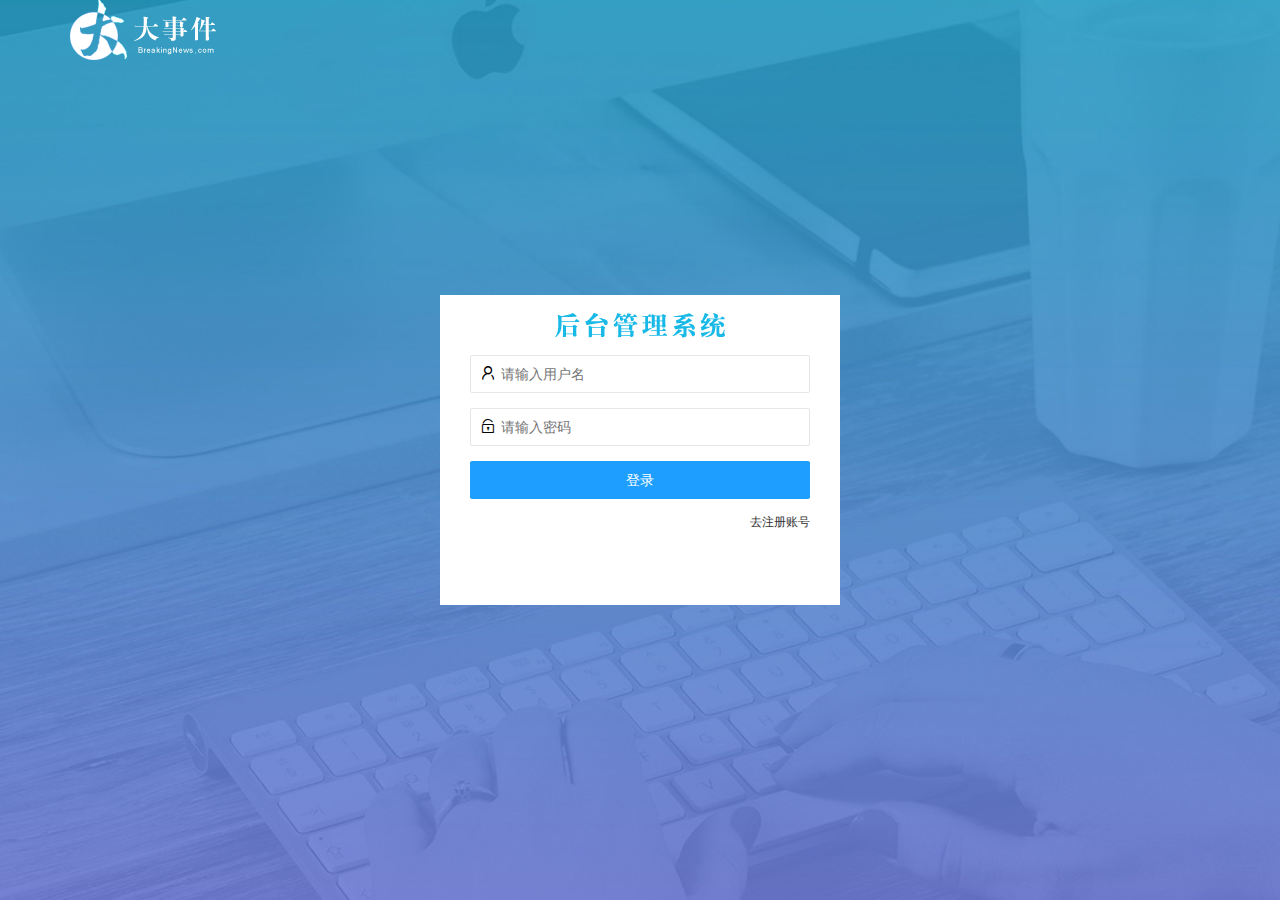
<file: login.html>
<!DOCTYPE html>
<html lang="en">
<head>
    <meta charset="UTF-8">
    <meta http-equiv="X-UA-Compatible" content="IE=edge">
    <meta name="viewport" content="width=device-width, initial-scale=1.0">
    <title>大事件-登录/注册</title>
    <!-- 导入layui的样式 -->
    <link rel="stylesheet" href="./assets/lib/layui/css/layui.css"/>
    <!-- 导入自己的样式表 -->
    <link rel="stylesheet" href="./assets/css/login.css"/>
</head>
<body>
    <!-- 头部的logo区域 -->
    <div class="layui-main">
        <img src="./assets/images/logo.png" alt="">
    </div>

    <!-- 登录注册区域 -->
    <div class="loginAndRegBox">
        <div class="title-box"></div>
        <!-- 登录的div -->
        <div class="login-box">
            <!-- 登录的表单 -->
            <form class="layui-form" id="form_login">
            <!-- 用户名 -->
                <div class="layui-form-item">
                    <i class="layui-icon layui-icon-username" ></i>
                    <input type="text" name="username" required  lay-verify="required" placeholder="请输入用户名" autocomplete="off" class="layui-input">
                </div>
            <!-- 密码 -->
                <div class="layui-form-item">
                    <i class="layui-icon layui-icon-password" ></i>
                    <input type="password" name="password" required  lay-verify="required|pwd" placeholder="请输入密码" autocomplete="off" class="layui-input">
                </div>
            <!-- 登录按钮 -->
                <div class="layui-form-item">
                    <!-- 普通按钮与提交按钮的区别是lay-submit属性 -->
                    <button class="layui-btn layui-btn-fluid  layui-btn-normal" lay-submit>登录</button>
                </div>
                <div class="layui-form-item links">
                 <a href="javascript:;" id="link_reg">去注册账号</a>  
                </div>
        </form>
        </div>
        <!-- 注册的div -->
        <div class="reg-box">
              <!-- 注册的表单 -->
              <form class="layui-form" id="form_reg">
                <!-- 用户名 -->
                    <div class="layui-form-item">
                        <i class="layui-icon layui-icon-username" ></i>
                        <input type="text" name="username" required  lay-verify="required" placeholder="请输入用户名" autocomplete="off" class="layui-input">
                    </div>
                <!-- 密码 -->
                    <div class="layui-form-item">
                        <i class="layui-icon layui-icon-password" ></i>
                        <input type="password" name="password" required  lay-verify="required|pwd" placeholder="请输入密码" autocomplete="off" class="layui-input">
                    </div>
                <!-- 再次输入密码确认 -->
                    <div class="layui-form-item">
                        <i class="layui-icon layui-icon-password" ></i>
                        <input type="password" name="repassword" required  lay-verify="required|pwd|repwd" placeholder="再次确认密码" autocomplete="off" class="layui-input">
                    </div>
                <!-- 注册按钮 -->
                    <div class="layui-form-item" >
                        <!-- 普通按钮与提交按钮的区别是lay-submit属性 -->
                        <button class="layui-btn layui-btn-fluid  layui-btn-normal" lay-submit>注册</button>
                    </div>
                    <div class="layui-form-item links">
                        <a href="javascript:;" id="link_login">去登录</a>
                    </div>
            </form>
            
        </div>   
    </div>
    <!-- 导入layui -->
    <script src="./assets/lib/layui/layui.all.js"></script>
    <!-- 导入jquery -->
    <script src="./assets/lib/jquery.js"></script>
    <!-- 导入自己封装的baseAPi.js -->
    <script src="./assets/js/baseApi.js"></script>
    <!-- 导入自己的js脚本 -->
    <script src="./assets/js/login.js"></script>
</body>
</html>
</file>
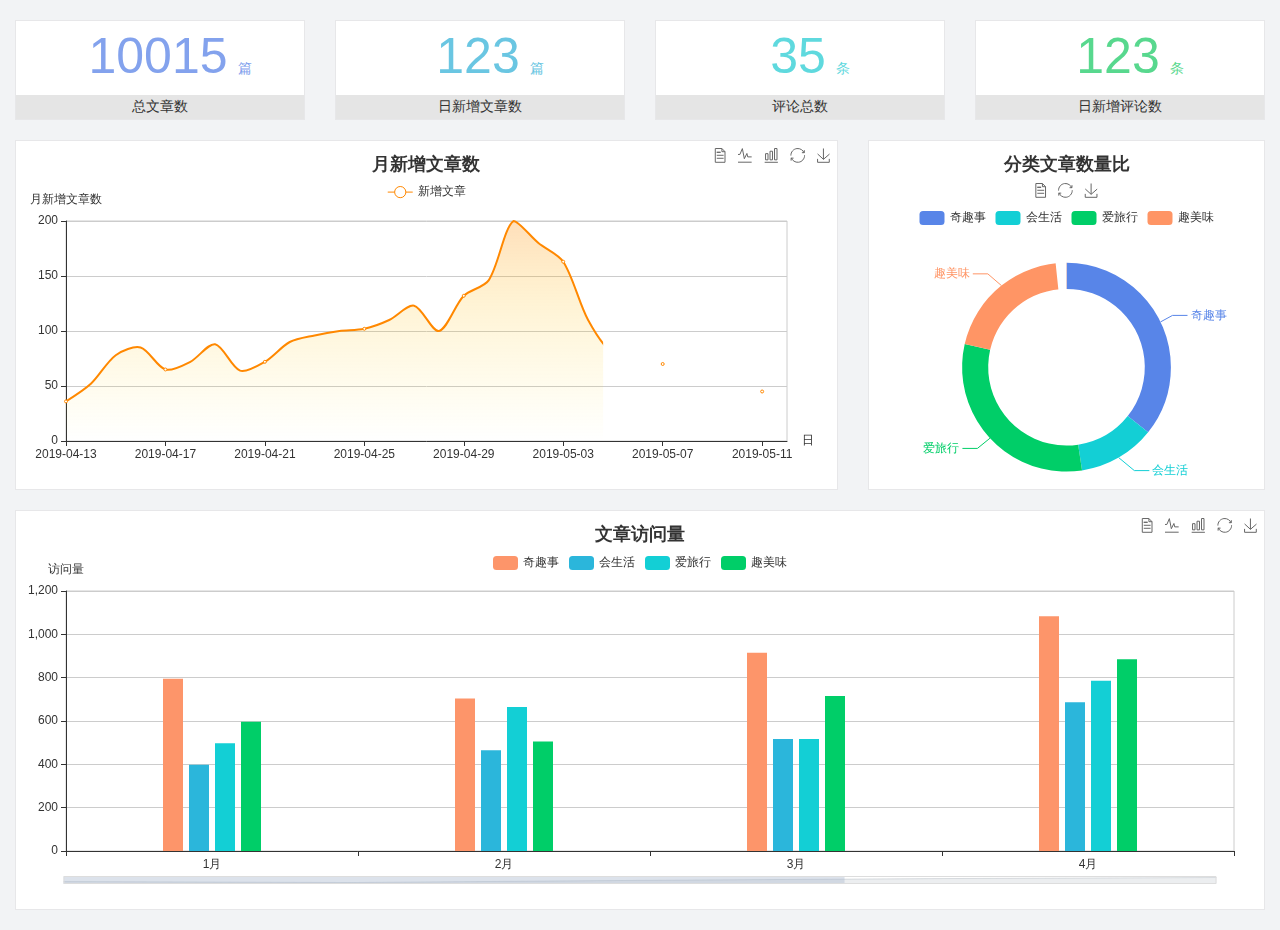
<file: home/dashboard.html>
<!DOCTYPE html>
<html lang="en">

<head>
  <meta charset="UTF-8">
  <meta name="viewport" content="width=device-width, initial-scale=1.0">
  <meta http-equiv="X-UA-Compatible" content="ie=edge">
  <title>图表统计</title>
  <link rel="stylesheet" href="../../assets/lib/bootstrap.css" />
  <link rel="stylesheet" href="../../assets/lib/main.css" />
  <script src="../../assets/lib/jquery.js"></script>
  <script type="text/javascript" src="../../assets/lib/echarts.min.js"></script>
</head>

<body>
  <div class="container-fluid">
    <div class="row spannel_list">
      <div class="col-sm-3 col-xs-6">
        <div class="spannel">
          <em>10015</em><span>篇</span>
          <b>总文章数</b>
        </div>
      </div>
      <div class="col-sm-3 col-xs-6">
        <div class="spannel scolor01">
          <em>123</em><span>篇</span>
          <b>日新增文章数</b>
        </div>
      </div>
      <div class="col-sm-3 col-xs-6">
        <div class="spannel scolor02">
          <em>35</em><span>条</span>
          <b>评论总数</b>
        </div>
      </div>
      <div class="col-sm-3 col-xs-6">
        <div class="spannel scolor03">
          <em>123</em><span>条</span>
          <b>日新增评论数</b>
        </div>
      </div>
    </div>
  </div>

  <div class="container-fluid">
    <div class="row curve-pie">
      <div class="col-lg-8 col-md-8">
        <div class="gragh_pannel" id="curve_show"></div>
      </div>
      <div class="col-lg-4 col-md-4">
        <div class="gragh_pannel" id="pie_show"></div>
      </div>
    </div>
  </div>

  <div class="container-fluid">
    <div class="column_pannel" id="column_show"></div>
  </div>

  <script>
    var oChart = echarts.init(document.getElementById('curve_show'));
    var aList_all = [
      { 'count': 36, 'date': '2019-04-13' },
      { 'count': 52, 'date': '2019-04-14' },
      { 'count': 78, 'date': '2019-04-15' },
      { 'count': 85, 'date': '2019-04-16' },
      { 'count': 65, 'date': '2019-04-17' },
      { 'count': 72, 'date': '2019-04-18' },
      { 'count': 88, 'date': '2019-04-19' },
      { 'count': 64, 'date': '2019-04-20' },
      { 'count': 72, 'date': '2019-04-21' },
      { 'count': 90, 'date': '2019-04-22' },
      { 'count': 96, 'date': '2019-04-23' },
      { 'count': 100, 'date': '2019-04-24' },
      { 'count': 102, 'date': '2019-04-25' },
      { 'count': 110, 'date': '2019-04-26' },
      { 'count': 123, 'date': '2019-04-27' },
      { 'count': 100, 'date': '2019-04-28' },
      { 'count': 132, 'date': '2019-04-29' },
      { 'count': 146, 'date': '2019-04-30' },
      { 'count': 200, 'date': '2019-05-01' },
      { 'count': 180, 'date': '2019-05-02' },
      { 'count': 163, 'date': '2019-05-03' },
      { 'count': 110, 'date': '2019-05-04' },
      { 'count': 80, 'date': '2019-05-05' },
      { 'count': 82, 'date': '2019-05-06' },
      { 'count': 70, 'date': '2019-05-07' },
      { 'count': 65, 'date': '2019-05-08' },
      { 'count': 54, 'date': '2019-05-09' },
      { 'count': 40, 'date': '2019-05-10' },
      { 'count': 45, 'date': '2019-05-11' },
      { 'count': 38, 'date': '2019-05-12' },
    ];

    let aCount = [];
    let aDate = [];

    for (var i = 0; i < aList_all.length; i++) {
      aCount.push(aList_all[i].count);
      aDate.push(aList_all[i].date);
    }

    var chartopt = {
      title: {
        text: '月新增文章数',
        left: 'center',
        top: '10'
      },
      tooltip: {
        trigger: 'axis'
      },
      legend: {
        data: ['新增文章'],
        top: '40'
      },
      toolbox: {
        show: true,
        feature: {
          mark: { show: true },
          dataView: { show: true, readOnly: false },
          magicType: { show: true, type: ['line', 'bar'] },
          restore: { show: true },
          saveAsImage: { show: true }
        }
      },
      calculable: true,
      xAxis: [
        {
          name: '日',
          type: 'category',
          boundaryGap: false,
          data: aDate
        }
      ],
      yAxis: [
        {
          name: '月新增文章数',
          type: 'value'
        }
      ],
      series: [
        {
          name: '新增文章',
          type: 'line',
          smooth: true,
          itemStyle: { normal: { areaStyle: { type: 'default' }, color: '#f80' }, lineStyle: { color: '#f80' } },
          data: aCount
        }],
      areaStyle: {
        normal: {
          color: new echarts.graphic.LinearGradient(0, 0, 0, 1, [{
            offset: 0,
            color: 'rgba(255,136,0,0.39)'
          }, {
            offset: .34,
            color: 'rgba(255,180,0,0.25)'
          }, {
            offset: 1,
            color: 'rgba(255,222,0,0.00)'
          }])

        }
      },
      grid: {
        show: true,
        x: 50,
        x2: 50,
        y: 80,
        height: 220
      }
    };

    oChart.setOption(chartopt);


    var oPie = echarts.init(document.getElementById('pie_show'));
    var oPieopt =
    {
      title: {
        top: 10,
        text: '分类文章数量比',
        x: 'center'
      },
      tooltip: {
        trigger: 'item',
        formatter: "{a} <br/>{b} : {c} ({d}%)"
      },
      color: ['#5885e8', '#13cfd5', '#00ce68', '#ff9565'],
      legend: {
        x: 'center',
        top: 65,
        data: ['奇趣事', '会生活', '爱旅行', '趣美味']
      },
      toolbox: {
        show: true,
        x: 'center',
        top: 35,
        feature: {
          mark: { show: true },
          dataView: { show: true, readOnly: false },
          magicType: {
            show: true,
            type: ['pie', 'funnel'],
            option: {
              funnel: {
                x: '25%',
                width: '50%',
                funnelAlign: 'left',
                max: 1548
              }
            }
          },
          restore: { show: true },
          saveAsImage: { show: true }
        }
      },
      calculable: true,
      series: [
        {
          name: '访问来源',
          type: 'pie',
          radius: ['45%', '60%'],
          center: ['50%', '65%'],
          data: [
            { value: 300, name: '奇趣事' },
            { value: 100, name: '会生活' },
            { value: 260, name: '爱旅行' },
            { value: 180, name: '趣美味' }
          ]
        }
      ]
    };
    oPie.setOption(oPieopt);



    var oColumn = this.echarts.init(document.getElementById('column_show'));
    var oColumnopt =
    {
      title: {
        text: '文章访问量',
        left: 'center',
        top: '10'
      },
      tooltip: {
        trigger: 'axis'
      },
      legend: {
        data: ['奇趣事', '会生活', '爱旅行', '趣美味'],
        top: '40'
      },
      toolbox: {
        show: true,
        feature: {
          mark: { show: true },
          dataView: { show: true, readOnly: false },
          magicType: { show: true, type: ['line', 'bar'] },
          restore: { show: true },
          saveAsImage: { show: true }
        }
      },
      calculable: true,
      xAxis: [
        {
          type: 'category',
          data: ['1月', '2月', '3月', '4月', '5月']
        }
      ],
      yAxis: [
        {
          name: '访问量',
          type: 'value'
        }
      ],
      series: [
        {
          name: '奇趣事',
          type: 'bar',
          barWidth: 20,
          itemStyle: {
            normal: { areaStyle: { type: 'default' }, color: '#fd956a' }
          },
          data: [800, 708, 920, 1090, 1200]
        },
        {
          name: '会生活',
          type: 'bar',
          barWidth: 20,
          itemStyle: {
            normal: { areaStyle: { type: 'default' }, color: '#2bb6db' }
          },
          data: [400, 468, 520, 690, 800]
        },
        {
          name: '爱旅行',
          type: 'bar',
          barWidth: 20,
          itemStyle: {
            normal: { areaStyle: { type: 'default' }, color: '#13cfd5' }
          },
          data: [500, 668, 520, 790, 900]
        },
        {
          name: '趣美味',
          type: 'bar',
          barWidth: 20,
          itemStyle: {
            normal: { areaStyle: { type: 'default' }, color: '#00ce68' }
          },
          data: [600, 508, 720, 890, 1000]
        }
      ],
      grid: {
        show: true,
        x: 50,
        x2: 30,
        y: 80,
        height: 260
      },
      dataZoom: [//给x轴设置滚动条
        {
          start: 0,//默认为0
          end: 100 - 1000 / 31,//默认为100
          type: 'slider',
          show: true,
          xAxisIndex: [0],
          handleSize: 0,//滑动条的 左右2个滑动条的大小
          height: 8,//组件高度
          left: 45, //左边的距离
          right: 50,//右边的距离
          bottom: 26,//右边的距离
          handleColor: '#ddd',//h滑动图标的颜色
          handleStyle: {
            borderColor: "#cacaca",
            borderWidth: "1",
            shadowBlur: 2,
            background: "#ddd",
            shadowColor: "#ddd",
          }
        }]
    };
    oColumn.setOption(oColumnopt);
  </script>
</body>

</html>
</file>
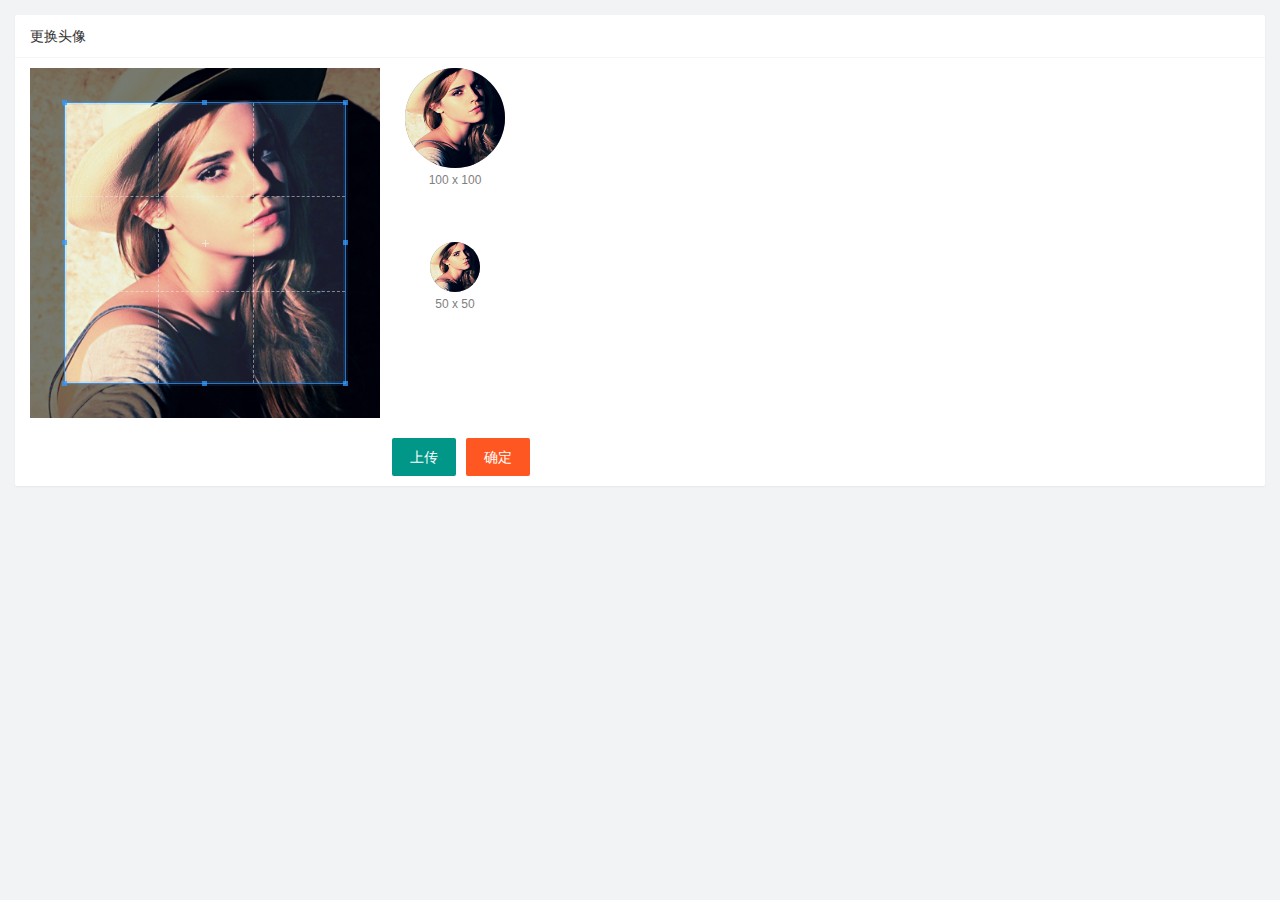
<file: user/user_avatar.html>
<!DOCTYPE html>
<html lang="en">
<head>
    <meta charset="UTF-8">
    <meta http-equiv="X-UA-Compatible" content="IE=edge">
    <meta name="viewport" content="width=device-width, initial-scale=1.0">
    <title>Document</title>
    <link rel="stylesheet" href="../assets/lib/layui/css/layui.css">
    <link rel="stylesheet" href="../assets/css/user/user_avatar.css">
    <link rel="stylesheet" href="/assets/lib/cropper/cropper.css" />
</head>
<body>
    <div class="layui-card">
        <div class="layui-card-header">更换头像</div>
        <div class="layui-card-body">
          <!-- 第一行的图片裁剪和预览区域 -->
  <div class="row1">
    <!-- 图片裁剪区域 -->
    <div class="cropper-box">
      <!-- 这个 img 标签很重要，将来会把它初始化为裁剪区域 -->
      <img id="image" src="/assets/images/sample.jpg" />
    </div>
    <!-- 图片的预览区域 -->
    <div class="preview-box">
      <div>
        <!-- 宽高为 100px 的预览区域 -->
        <div class="img-preview w100"></div>
        <p class="size">100 x 100</p>
      </div>
      <div>
        <!-- 宽高为 50px 的预览区域 -->
        <div class="img-preview w50"></div>
        <p class="size">50 x 50</p>
      </div>
    </div>
  </div>

  <!-- 第二行的按钮区域 -->
  <div class="row2">
      <input type="file" id="file" accept="image/png,image/jpeg"/>
    <button type="button" class="layui-btn" id="btnChoose_file" >上传</button>
    <button type="button" class="layui-btn layui-btn-danger" id="btnUpload_file">确定</button>
</div>

        </div>
      </div>
      <script src="/assets/lib/layui/layui.all.js"></script>
      <script src="/assets/lib/jquery.js"></script>
      <script src="/assets/lib/cropper/Cropper.js"></script>
      <script src="/assets/lib/cropper/jquery-cropper.js"></script>
      <script src="/assets/js/baseApi.js"></script>
      <script src="../assets/js/user/user_avatar.js"></script>
</body>
</html>
</file>
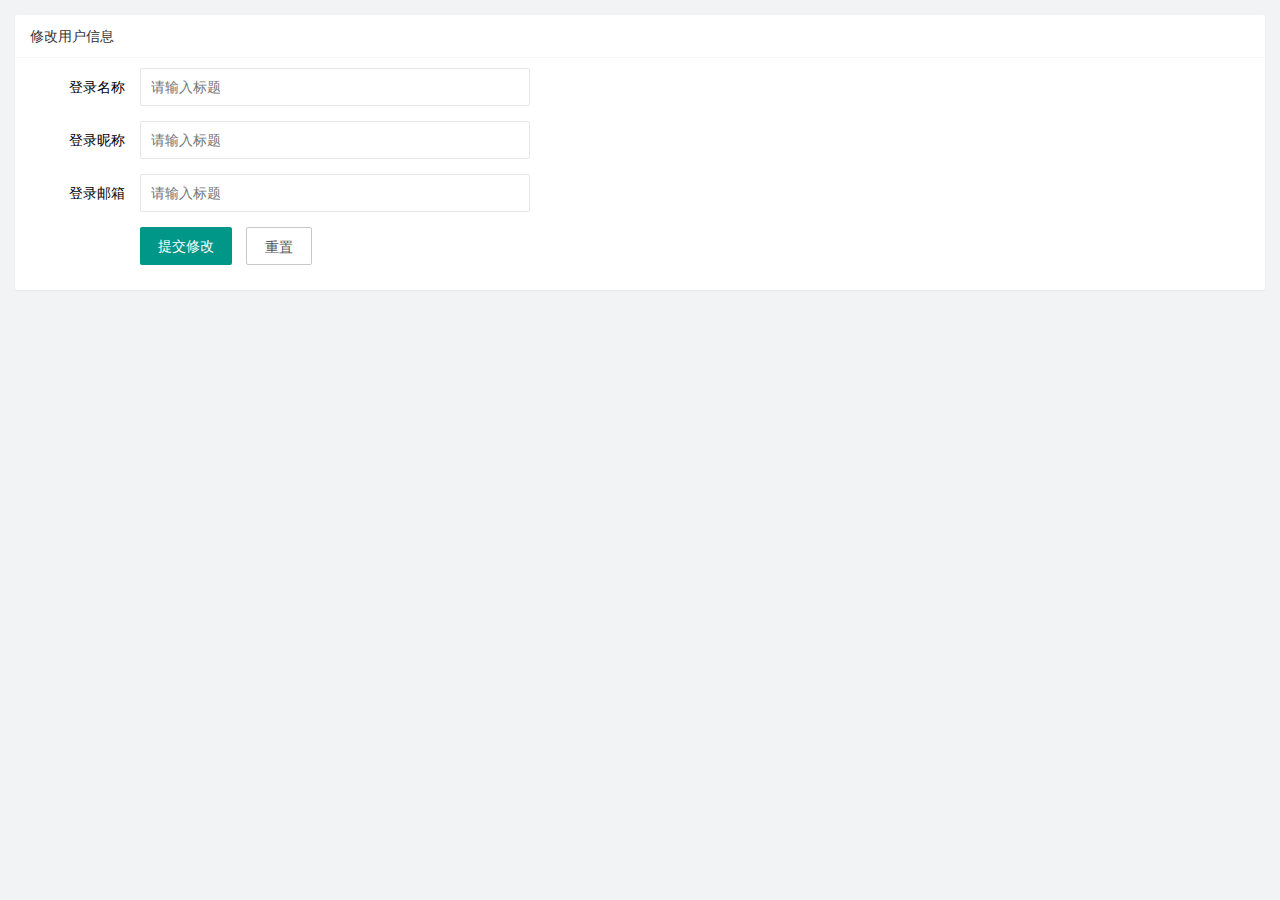
<file: user/user_info.html>
<!DOCTYPE html>
<html lang="en">
<head>
    <meta charset="UTF-8">
    <meta http-equiv="X-UA-Compatible" content="IE=edge">
    <meta name="viewport" content="width=device-width, initial-scale=1.0">
    <title>Document</title>
    <link rel="stylesheet" href="../assets/lib/layui/css/layui.css">
    <link rel="stylesheet" href="../assets/css/user/user_info.css">
</head>
<body>
    <!-- 卡片区域 -->
    <div class="layui-card">
        <div class="layui-card-header">修改用户信息</div>
        <div class="layui-card-body">
          <!-- form表达区域 -->
          <form class="layui-form" lay-filter="formUserInfo">
              <!-- 这是一个隐藏域 -->
              <input type="hidden" name="id" value=""/>
            <div class="layui-form-item">
              <label class="layui-form-label">登录名称</label>
              <div class="layui-input-block">
                <input type="text" name="username" required  lay-verify="required" placeholder="请输入标题" autocomplete="off" class="layui-input" readonly>
              </div>
            </div>
            <div class="layui-form-item">
                <label class="layui-form-label">登录昵称</label>
                <div class="layui-input-block">
                  <input type="text" name="nickname" required  lay-verify="required|nickname" placeholder="请输入标题" autocomplete="off" class="layui-input">
                </div>
              </div>
              <div class="layui-form-item">
                <label class="layui-form-label">登录邮箱</label>
                <div class="layui-input-block">
                  <input type="text" name="email" required  lay-verify="required|email" placeholder="请输入标题" autocomplete="off" class="layui-input">
                </div>
              </div>
              <div class="layui-form-item">
                <div class="layui-input-block">
                  <button class="layui-btn" lay-submit lay-filter="formDemo">提交修改</button>
                  <button type="reset" class="layui-btn layui-btn-primary" id="btnReset">重置</button>
                </div>
              </div>
            </form>
        </div>
      </div>
          <!-- 导入layui的js文件 -->
          <script src="../assets/lib/layui/layui.all.js"></script>
          <!-- 导入jquery文件 -->
          <script src="../assets/lib/jquery.js"></script>
          <script src="../assets/js/user/user_info.js"></script>
          <script src="../assets/js/baseApi.js"></script>
</body>
</html>
</file>
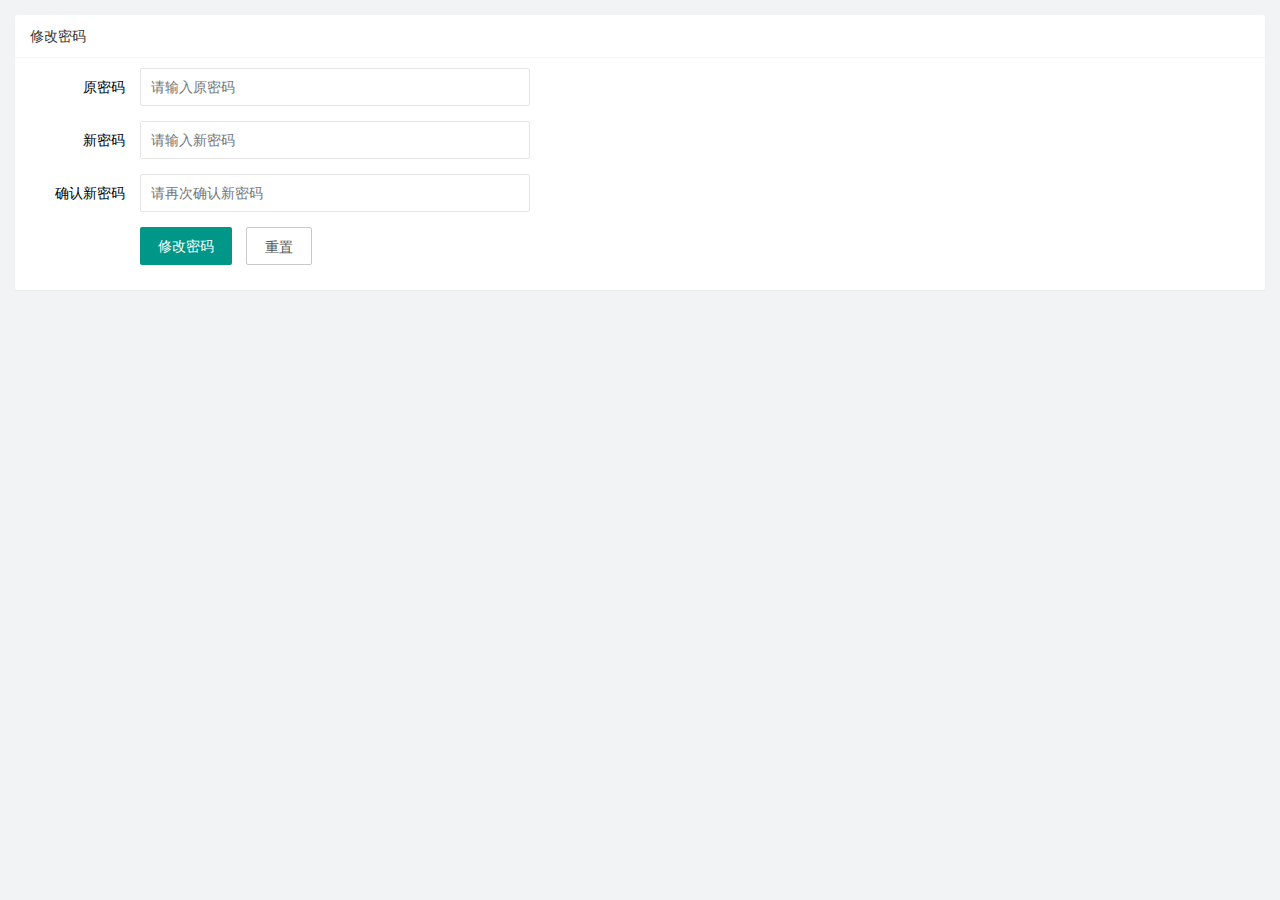
<file: user/user_pwd.html>
<!DOCTYPE html>
<html lang="en">
<head>
    <meta charset="UTF-8">
    <meta http-equiv="X-UA-Compatible" content="IE=edge">
    <meta name="viewport" content="width=device-width, initial-scale=1.0">
    <title>Document</title>
    <link rel="stylesheet" href="../assets/lib/layui/css/layui.css">
    <link rel="stylesheet" href="../assets/css/user/user_pwd.css">
</head>
<body>
    <div class="layui-card">
        <div class="layui-card-header">修改密码</div>
        <div class="layui-card-body">
            <form class="layui-form" >
                <div class="layui-form-item">
                  <label class="layui-form-label">原密码</label>
                  <div class="layui-input-block">
                    <input type="password" name="oldPwd" required  lay-verify="required|pwd" placeholder="请输入原密码" autocomplete="off" class="layui-input">
                  </div>
                </div>
                <div class="layui-form-item">
                    <label class="layui-form-label">新密码</label>
                    <div class="layui-input-block">
                      <input type="password" name="newPwd" required  lay-verify="required|pwd|samePwd" placeholder="请输入新密码" autocomplete="off" class="layui-input">
                    </div>
                  </div>
                  <div class="layui-form-item">
                    <label class="layui-form-label">确认新密码</label>
                    <div class="layui-input-block">
                      <input type="password" name="rePwd" required  lay-verify="required|pwd|rePwd" placeholder="请再次确认新密码" autocomplete="off" class="layui-input">
                    </div>
                  </div>
                  <div class="layui-form-item">
                    <div class="layui-input-block">
                      <button class="layui-btn" lay-submit lay-filter="formDemo">修改密码</button>
                      <button type="reset" class="layui-btn layui-btn-primary">重置</button>
                    </div>
                  </div>
            </form>
        </div>
      </div>
      <script src="../assets/lib/layui/layui.all.js"></script>
      <script src="../assets/lib/jquery.js"></script>
      <script src="../assets/js/baseApi.js"></script>
      <script src="../assets/js/user/user_pwd.js"></script>
</body>
</html>
</file>
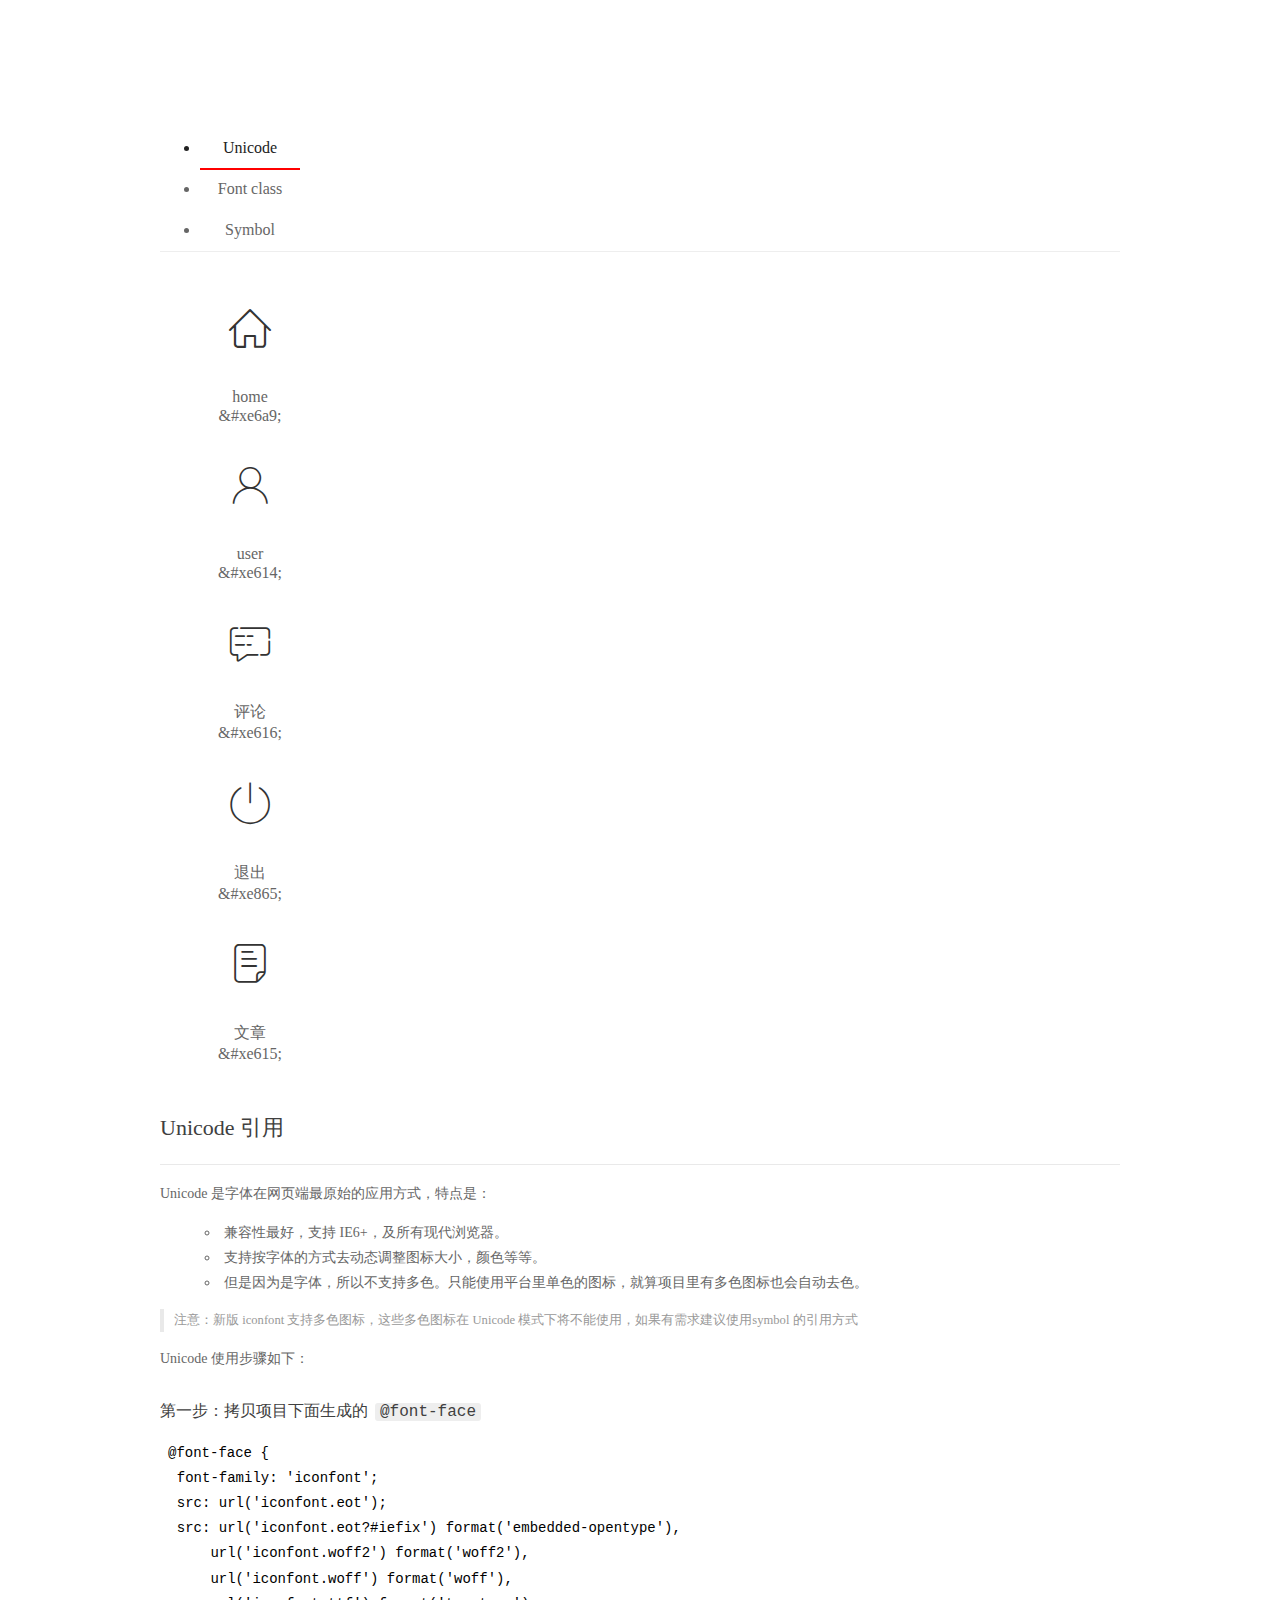
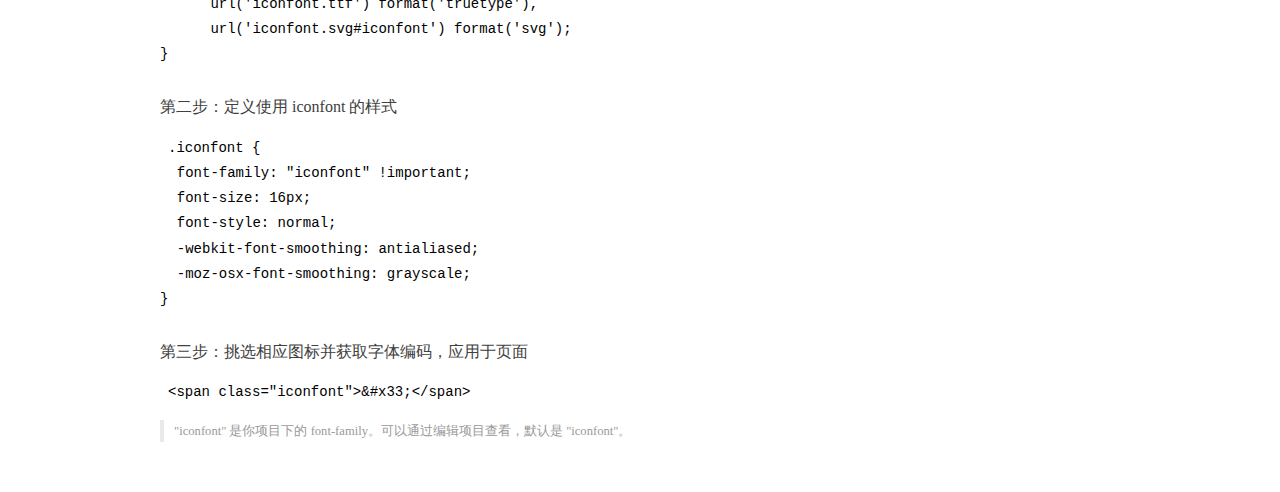
<file: assets/fonts/demo_index.html>
<!DOCTYPE html>
<html>
<head>
  <meta charset="utf-8"/>
  <title>IconFont Demo</title>
  <link rel="shortcut icon" href="https://gtms04.alicdn.com/tps/i4/TB1_oz6GVXXXXaFXpXXJDFnIXXX-64-64.ico" type="image/x-icon"/>
  <link rel="stylesheet" href="https://g.alicdn.com/thx/cube/1.3.2/cube.min.css">
  <link rel="stylesheet" href="demo.css">
  <link rel="stylesheet" href="iconfont.css">
  <script src="iconfont.js"></script>
  <!-- jQuery -->
  <script src="https://a1.alicdn.com/oss/uploads/2018/12/26/7bfddb60-08e8-11e9-9b04-53e73bb6408b.js"></script>
  <!-- 代码高亮 -->
  <script src="https://a1.alicdn.com/oss/uploads/2018/12/26/a3f714d0-08e6-11e9-8a15-ebf944d7534c.js"></script>
</head>
<body>
  <div class="main">
    <h1 class="logo"><a href="https://www.iconfont.cn/" title="iconfont 首页" target="_blank">&#xe86b;</a></h1>
    <div class="nav-tabs">
      <ul id="tabs" class="dib-box">
        <li class="dib active"><span>Unicode</span></li>
        <li class="dib"><span>Font class</span></li>
        <li class="dib"><span>Symbol</span></li>
      </ul>
      
    </div>
    <div class="tab-container">
      <div class="content unicode" style="display: block;">
          <ul class="icon_lists dib-box">
          
            <li class="dib">
              <span class="icon iconfont">&#xe6a9;</span>
                <div class="name">home</div>
                <div class="code-name">&amp;#xe6a9;</div>
              </li>
          
            <li class="dib">
              <span class="icon iconfont">&#xe614;</span>
                <div class="name">user</div>
                <div class="code-name">&amp;#xe614;</div>
              </li>
          
            <li class="dib">
              <span class="icon iconfont">&#xe616;</span>
                <div class="name">评论</div>
                <div class="code-name">&amp;#xe616;</div>
              </li>
          
            <li class="dib">
              <span class="icon iconfont">&#xe865;</span>
                <div class="name">退出</div>
                <div class="code-name">&amp;#xe865;</div>
              </li>
          
            <li class="dib">
              <span class="icon iconfont">&#xe615;</span>
                <div class="name">文章</div>
                <div class="code-name">&amp;#xe615;</div>
              </li>
          
          </ul>
          <div class="article markdown">
          <h2 id="unicode-">Unicode 引用</h2>
          <hr>

          <p>Unicode 是字体在网页端最原始的应用方式，特点是：</p>
          <ul>
            <li>兼容性最好，支持 IE6+，及所有现代浏览器。</li>
            <li>支持按字体的方式去动态调整图标大小，颜色等等。</li>
            <li>但是因为是字体，所以不支持多色。只能使用平台里单色的图标，就算项目里有多色图标也会自动去色。</li>
          </ul>
          <blockquote>
            <p>注意：新版 iconfont 支持多色图标，这些多色图标在 Unicode 模式下将不能使用，如果有需求建议使用symbol 的引用方式</p>
          </blockquote>
          <p>Unicode 使用步骤如下：</p>
          <h3 id="-font-face">第一步：拷贝项目下面生成的 <code>@font-face</code></h3>
<pre><code class="language-css"
>@font-face {
  font-family: 'iconfont';
  src: url('iconfont.eot');
  src: url('iconfont.eot?#iefix') format('embedded-opentype'),
      url('iconfont.woff2') format('woff2'),
      url('iconfont.woff') format('woff'),
      url('iconfont.ttf') format('truetype'),
      url('iconfont.svg#iconfont') format('svg');
}
</code></pre>
          <h3 id="-iconfont-">第二步：定义使用 iconfont 的样式</h3>
<pre><code class="language-css"
>.iconfont {
  font-family: "iconfont" !important;
  font-size: 16px;
  font-style: normal;
  -webkit-font-smoothing: antialiased;
  -moz-osx-font-smoothing: grayscale;
}
</code></pre>
          <h3 id="-">第三步：挑选相应图标并获取字体编码，应用于页面</h3>
<pre>
<code class="language-html"
>&lt;span class="iconfont"&gt;&amp;#x33;&lt;/span&gt;
</code></pre>
          <blockquote>
            <p>"iconfont" 是你项目下的 font-family。可以通过编辑项目查看，默认是 "iconfont"。</p>
          </blockquote>
          </div>
      </div>
      <div class="content font-class">
        <ul class="icon_lists dib-box">
          
          <li class="dib">
            <span class="icon iconfont icon-home"></span>
            <div class="name">
              home
            </div>
            <div class="code-name">.icon-home
            </div>
          </li>
          
          <li class="dib">
            <span class="icon iconfont icon-user"></span>
            <div class="name">
              user
            </div>
            <div class="code-name">.icon-user
            </div>
          </li>
          
          <li class="dib">
            <span class="icon iconfont icon-pinglun"></span>
            <div class="name">
              评论
            </div>
            <div class="code-name">.icon-pinglun
            </div>
          </li>
          
          <li class="dib">
            <span class="icon iconfont icon-tuichu"></span>
            <div class="name">
              退出
            </div>
            <div class="code-name">.icon-tuichu
            </div>
          </li>
          
          <li class="dib">
            <span class="icon iconfont icon-16"></span>
            <div class="name">
              文章
            </div>
            <div class="code-name">.icon-16
            </div>
          </li>
          
        </ul>
        <div class="article markdown">
        <h2 id="font-class-">font-class 引用</h2>
        <hr>

        <p>font-class 是 Unicode 使用方式的一种变种，主要是解决 Unicode 书写不直观，语意不明确的问题。</p>
        <p>与 Unicode 使用方式相比，具有如下特点：</p>
        <ul>
          <li>兼容性良好，支持 IE8+，及所有现代浏览器。</li>
          <li>相比于 Unicode 语意明确，书写更直观。可以很容易分辨这个 icon 是什么。</li>
          <li>因为使用 class 来定义图标，所以当要替换图标时，只需要修改 class 里面的 Unicode 引用。</li>
          <li>不过因为本质上还是使用的字体，所以多色图标还是不支持的。</li>
        </ul>
        <p>使用步骤如下：</p>
        <h3 id="-fontclass-">第一步：引入项目下面生成的 fontclass 代码：</h3>
<pre><code class="language-html">&lt;link rel="stylesheet" href="./iconfont.css"&gt;
</code></pre>
        <h3 id="-">第二步：挑选相应图标并获取类名，应用于页面：</h3>
<pre><code class="language-html">&lt;span class="iconfont icon-xxx"&gt;&lt;/span&gt;
</code></pre>
        <blockquote>
          <p>"
            iconfont" 是你项目下的 font-family。可以通过编辑项目查看，默认是 "iconfont"。</p>
        </blockquote>
      </div>
      </div>
      <div class="content symbol">
          <ul class="icon_lists dib-box">
          
            <li class="dib">
                <svg class="icon svg-icon" aria-hidden="true">
                  <use xlink:href="#icon-home"></use>
                </svg>
                <div class="name">home</div>
                <div class="code-name">#icon-home</div>
            </li>
          
            <li class="dib">
                <svg class="icon svg-icon" aria-hidden="true">
                  <use xlink:href="#icon-user"></use>
                </svg>
                <div class="name">user</div>
                <div class="code-name">#icon-user</div>
            </li>
          
            <li class="dib">
                <svg class="icon svg-icon" aria-hidden="true">
                  <use xlink:href="#icon-pinglun"></use>
                </svg>
                <div class="name">评论</div>
                <div class="code-name">#icon-pinglun</div>
            </li>
          
            <li class="dib">
                <svg class="icon svg-icon" aria-hidden="true">
                  <use xlink:href="#icon-tuichu"></use>
                </svg>
                <div class="name">退出</div>
                <div class="code-name">#icon-tuichu</div>
            </li>
          
            <li class="dib">
                <svg class="icon svg-icon" aria-hidden="true">
                  <use xlink:href="#icon-16"></use>
                </svg>
                <div class="name">文章</div>
                <div class="code-name">#icon-16</div>
            </li>
          
          </ul>
          <div class="article markdown">
          <h2 id="symbol-">Symbol 引用</h2>
          <hr>

          <p>这是一种全新的使用方式，应该说这才是未来的主流，也是平台目前推荐的用法。相关介绍可以参考这篇<a href="">文章</a>
            这种用法其实是做了一个 SVG 的集合，与另外两种相比具有如下特点：</p>
          <ul>
            <li>支持多色图标了，不再受单色限制。</li>
            <li>通过一些技巧，支持像字体那样，通过 <code>font-size</code>, <code>color</code> 来调整样式。</li>
            <li>兼容性较差，支持 IE9+，及现代浏览器。</li>
            <li>浏览器渲染 SVG 的性能一般，还不如 png。</li>
          </ul>
          <p>使用步骤如下：</p>
          <h3 id="-symbol-">第一步：引入项目下面生成的 symbol 代码：</h3>
<pre><code class="language-html">&lt;script src="./iconfont.js"&gt;&lt;/script&gt;
</code></pre>
          <h3 id="-css-">第二步：加入通用 CSS 代码（引入一次就行）：</h3>
<pre><code class="language-html">&lt;style&gt;
.icon {
  width: 1em;
  height: 1em;
  vertical-align: -0.15em;
  fill: currentColor;
  overflow: hidden;
}
&lt;/style&gt;
</code></pre>
          <h3 id="-">第三步：挑选相应图标并获取类名，应用于页面：</h3>
<pre><code class="language-html">&lt;svg class="icon" aria-hidden="true"&gt;
  &lt;use xlink:href="#icon-xxx"&gt;&lt;/use&gt;
&lt;/svg&gt;
</code></pre>
          </div>
      </div>

    </div>
  </div>
  <script>
  $(document).ready(function () {
      $('.tab-container .content:first').show()

      $('#tabs li').click(function (e) {
        var tabContent = $('.tab-container .content')
        var index = $(this).index()

        if ($(this).hasClass('active')) {
          return
        } else {
          $('#tabs li').removeClass('active')
          $(this).addClass('active')

          tabContent.hide().eq(index).fadeIn()
        }
      })
    })
  </script>
</body>
</html>
</file>
<file: assets/lib/layui/css/layui.css>
/** layui-v2.5.5 MIT License By https://www.layui.com */
 .layui-inline,img{display:inline-block;vertical-align:middle}h1,h2,h3,h4,h5,h6{font-weight:400}.layui-edge,.layui-header,.layui-inline,.layui-main{position:relative}.layui-body,.layui-edge,.layui-elip{overflow:hidden}.layui-btn,.layui-edge,.layui-inline,img{vertical-align:middle}.layui-btn,.layui-disabled,.layui-icon,.layui-unselect{-moz-user-select:none;-webkit-user-select:none;-ms-user-select:none}.layui-elip,.layui-form-checkbox span,.layui-form-pane .layui-form-label{text-overflow:ellipsis;white-space:nowrap}.layui-breadcrumb,.layui-tree-btnGroup{visibility:hidden}blockquote,body,button,dd,div,dl,dt,form,h1,h2,h3,h4,h5,h6,input,li,ol,p,pre,td,textarea,th,ul{margin:0;padding:0;-webkit-tap-highlight-color:rgba(0,0,0,0)}a:active,a:hover{outline:0}img{border:none}li{list-style:none}table{border-collapse:collapse;border-spacing:0}h4,h5,h6{font-size:100%}button,input,optgroup,option,select,textarea{font-family:inherit;font-size:inherit;font-style:inherit;font-weight:inherit;outline:0}pre{white-space:pre-wrap;white-space:-moz-pre-wrap;white-space:-pre-wrap;white-space:-o-pre-wrap;word-wrap:break-word}body{line-height:24px;font:14px Helvetica Neue,Helvetica,PingFang SC,Tahoma,Arial,sans-serif}hr{height:1px;margin:10px 0;border:0;clear:both}a{color:#333;text-decoration:none}a:hover{color:#777}a cite{font-style:normal;*cursor:pointer}.layui-border-box,.layui-border-box *{box-sizing:border-box}.layui-box,.layui-box *{box-sizing:content-box}.layui-clear{clear:both;*zoom:1}.layui-clear:after{content:'\20';clear:both;*zoom:1;display:block;height:0}.layui-inline{*display:inline;*zoom:1}.layui-edge{display:inline-block;width:0;height:0;border-width:6px;border-style:dashed;border-color:transparent}.layui-edge-top{top:-4px;border-bottom-color:#999;border-bottom-style:solid}.layui-edge-right{border-left-color:#999;border-left-style:solid}.layui-edge-bottom{top:2px;border-top-color:#999;border-top-style:solid}.layui-edge-left{border-right-color:#999;border-right-style:solid}.layui-disabled,.layui-disabled:hover{color:#d2d2d2!important;cursor:not-allowed!important}.layui-circle{border-radius:100%}.layui-show{display:block!important}.layui-hide{display:none!important}@font-face{font-family:layui-icon;src:url(../font/iconfont.eot?v=250);src:url(../font/iconfont.eot?v=250#iefix) format('embedded-opentype'),url(../font/iconfont.woff2?v=250) format('woff2'),url(../font/iconfont.woff?v=250) format('woff'),url(../font/iconfont.ttf?v=250) format('truetype'),url(../font/iconfont.svg?v=250#layui-icon) format('svg')}.layui-icon{font-family:layui-icon!important;font-size:16px;font-style:normal;-webkit-font-smoothing:antialiased;-moz-osx-font-smoothing:grayscale}.layui-icon-reply-fill:before{content:"\e611"}.layui-icon-set-fill:before{content:"\e614"}.layui-icon-menu-fill:before{content:"\e60f"}.layui-icon-search:before{content:"\e615"}.layui-icon-share:before{content:"\e641"}.layui-icon-set-sm:before{content:"\e620"}.layui-icon-engine:before{content:"\e628"}.layui-icon-close:before{content:"\1006"}.layui-icon-close-fill:before{content:"\1007"}.layui-icon-chart-screen:before{content:"\e629"}.layui-icon-star:before{content:"\e600"}.layui-icon-circle-dot:before{content:"\e617"}.layui-icon-chat:before{content:"\e606"}.layui-icon-release:before{content:"\e609"}.layui-icon-list:before{content:"\e60a"}.layui-icon-chart:before{content:"\e62c"}.layui-icon-ok-circle:before{content:"\1005"}.layui-icon-layim-theme:before{content:"\e61b"}.layui-icon-table:before{content:"\e62d"}.layui-icon-right:before{content:"\e602"}.layui-icon-left:before{content:"\e603"}.layui-icon-cart-simple:before{content:"\e698"}.layui-icon-face-cry:before{content:"\e69c"}.layui-icon-face-smile:before{content:"\e6af"}.layui-icon-survey:before{content:"\e6b2"}.layui-icon-tree:before{content:"\e62e"}.layui-icon-upload-circle:before{content:"\e62f"}.layui-icon-add-circle:before{content:"\e61f"}.layui-icon-download-circle:before{content:"\e601"}.layui-icon-templeate-1:before{content:"\e630"}.layui-icon-util:before{content:"\e631"}.layui-icon-face-surprised:before{content:"\e664"}.layui-icon-edit:before{content:"\e642"}.layui-icon-speaker:before{content:"\e645"}.layui-icon-down:before{content:"\e61a"}.layui-icon-file:before{content:"\e621"}.layui-icon-layouts:before{content:"\e632"}.layui-icon-rate-half:before{content:"\e6c9"}.layui-icon-add-circle-fine:before{content:"\e608"}.layui-icon-prev-circle:before{content:"\e633"}.layui-icon-read:before{content:"\e705"}.layui-icon-404:before{content:"\e61c"}.layui-icon-carousel:before{content:"\e634"}.layui-icon-help:before{content:"\e607"}.layui-icon-code-circle:before{content:"\e635"}.layui-icon-water:before{content:"\e636"}.layui-icon-username:before{content:"\e66f"}.layui-icon-find-fill:before{content:"\e670"}.layui-icon-about:before{content:"\e60b"}.layui-icon-location:before{content:"\e715"}.layui-icon-up:before{content:"\e619"}.layui-icon-pause:before{content:"\e651"}.layui-icon-date:before{content:"\e637"}.layui-icon-layim-uploadfile:before{content:"\e61d"}.layui-icon-delete:before{content:"\e640"}.layui-icon-play:before{content:"\e652"}.layui-icon-top:before{content:"\e604"}.layui-icon-friends:before{content:"\e612"}.layui-icon-refresh-3:before{content:"\e9aa"}.layui-icon-ok:before{content:"\e605"}.layui-icon-layer:before{content:"\e638"}.layui-icon-face-smile-fine:before{content:"\e60c"}.layui-icon-dollar:before{content:"\e659"}.layui-icon-group:before{content:"\e613"}.layui-icon-layim-download:before{content:"\e61e"}.layui-icon-picture-fine:before{content:"\e60d"}.layui-icon-link:before{content:"\e64c"}.layui-icon-diamond:before{content:"\e735"}.layui-icon-log:before{content:"\e60e"}.layui-icon-rate-solid:before{content:"\e67a"}.layui-icon-fonts-del:before{content:"\e64f"}.layui-icon-unlink:before{content:"\e64d"}.layui-icon-fonts-clear:before{content:"\e639"}.layui-icon-triangle-r:before{content:"\e623"}.layui-icon-circle:before{content:"\e63f"}.layui-icon-radio:before{content:"\e643"}.layui-icon-align-center:before{content:"\e647"}.layui-icon-align-right:before{content:"\e648"}.layui-icon-align-left:before{content:"\e649"}.layui-icon-loading-1:before{content:"\e63e"}.layui-icon-return:before{content:"\e65c"}.layui-icon-fonts-strong:before{content:"\e62b"}.layui-icon-upload:before{content:"\e67c"}.layui-icon-dialogue:before{content:"\e63a"}.layui-icon-video:before{content:"\e6ed"}.layui-icon-headset:before{content:"\e6fc"}.layui-icon-cellphone-fine:before{content:"\e63b"}.layui-icon-add-1:before{content:"\e654"}.layui-icon-face-smile-b:before{content:"\e650"}.layui-icon-fonts-html:before{content:"\e64b"}.layui-icon-form:before{content:"\e63c"}.layui-icon-cart:before{content:"\e657"}.layui-icon-camera-fill:before{content:"\e65d"}.layui-icon-tabs:before{content:"\e62a"}.layui-icon-fonts-code:before{content:"\e64e"}.layui-icon-fire:before{content:"\e756"}.layui-icon-set:before{content:"\e716"}.layui-icon-fonts-u:before{content:"\e646"}.layui-icon-triangle-d:before{content:"\e625"}.layui-icon-tips:before{content:"\e702"}.layui-icon-picture:before{content:"\e64a"}.layui-icon-more-vertical:before{content:"\e671"}.layui-icon-flag:before{content:"\e66c"}.layui-icon-loading:before{content:"\e63d"}.layui-icon-fonts-i:before{content:"\e644"}.layui-icon-refresh-1:before{content:"\e666"}.layui-icon-rmb:before{content:"\e65e"}.layui-icon-home:before{content:"\e68e"}.layui-icon-user:before{content:"\e770"}.layui-icon-notice:before{content:"\e667"}.layui-icon-login-weibo:before{content:"\e675"}.layui-icon-voice:before{content:"\e688"}.layui-icon-upload-drag:before{content:"\e681"}.layui-icon-login-qq:before{content:"\e676"}.layui-icon-snowflake:before{content:"\e6b1"}.layui-icon-file-b:before{content:"\e655"}.layui-icon-template:before{content:"\e663"}.layui-icon-auz:before{content:"\e672"}.layui-icon-console:before{content:"\e665"}.layui-icon-app:before{content:"\e653"}.layui-icon-prev:before{content:"\e65a"}.layui-icon-website:before{content:"\e7ae"}.layui-icon-next:before{content:"\e65b"}.layui-icon-component:before{content:"\e857"}.layui-icon-more:before{content:"\e65f"}.layui-icon-login-wechat:before{content:"\e677"}.layui-icon-shrink-right:before{content:"\e668"}.layui-icon-spread-left:before{content:"\e66b"}.layui-icon-camera:before{content:"\e660"}.layui-icon-note:before{content:"\e66e"}.layui-icon-refresh:before{content:"\e669"}.layui-icon-female:before{content:"\e661"}.layui-icon-male:before{content:"\e662"}.layui-icon-password:before{content:"\e673"}.layui-icon-senior:before{content:"\e674"}.layui-icon-theme:before{content:"\e66a"}.layui-icon-tread:before{content:"\e6c5"}.layui-icon-praise:before{content:"\e6c6"}.layui-icon-star-fill:before{content:"\e658"}.layui-icon-rate:before{content:"\e67b"}.layui-icon-template-1:before{content:"\e656"}.layui-icon-vercode:before{content:"\e679"}.layui-icon-cellphone:before{content:"\e678"}.layui-icon-screen-full:before{content:"\e622"}.layui-icon-screen-restore:before{content:"\e758"}.layui-icon-cols:before{content:"\e610"}.layui-icon-export:before{content:"\e67d"}.layui-icon-print:before{content:"\e66d"}.layui-icon-slider:before{content:"\e714"}.layui-icon-addition:before{content:"\e624"}.layui-icon-subtraction:before{content:"\e67e"}.layui-icon-service:before{content:"\e626"}.layui-icon-transfer:before{content:"\e691"}.layui-main{width:1140px;margin:0 auto}.layui-header{z-index:1000;height:60px}.layui-header a:hover{transition:all .5s;-webkit-transition:all .5s}.layui-side{position:fixed;left:0;top:0;bottom:0;z-index:999;width:200px;overflow-x:hidden}.layui-side-scroll{position:relative;width:220px;height:100%;overflow-x:hidden}.layui-body{position:absolute;left:200px;right:0;top:0;bottom:0;z-index:998;width:auto;overflow-y:auto;box-sizing:border-box}.layui-layout-body{overflow:hidden}.layui-layout-admin .layui-header{background-color:#23262E}.layui-layout-admin .layui-side{top:60px;width:200px;overflow-x:hidden}.layui-layout-admin .layui-body{position:fixed;top:60px;bottom:44px}.layui-layout-admin .layui-main{width:auto;margin:0 15px}.layui-layout-admin .layui-footer{position:fixed;left:200px;right:0;bottom:0;height:44px;line-height:44px;padding:0 15px;background-color:#eee}.layui-layout-admin .layui-logo{position:absolute;left:0;top:0;width:200px;height:100%;line-height:60px;text-align:center;color:#009688;font-size:16px}.layui-layout-admin .layui-header .layui-nav{background:0 0}.layui-layout-left{position:absolute!important;left:200px;top:0}.layui-layout-right{position:absolute!important;right:0;top:0}.layui-container{position:relative;margin:0 auto;padding:0 15px;box-sizing:border-box}.layui-fluid{position:relative;margin:0 auto;padding:0 15px}.layui-row:after,.layui-row:before{content:'';display:block;clear:both}.layui-col-lg1,.layui-col-lg10,.layui-col-lg11,.layui-col-lg12,.layui-col-lg2,.layui-col-lg3,.layui-col-lg4,.layui-col-lg5,.layui-col-lg6,.layui-col-lg7,.layui-col-lg8,.layui-col-lg9,.layui-col-md1,.layui-col-md10,.layui-col-md11,.layui-col-md12,.layui-col-md2,.layui-col-md3,.layui-col-md4,.layui-col-md5,.layui-col-md6,.layui-col-md7,.layui-col-md8,.layui-col-md9,.layui-col-sm1,.layui-col-sm10,.layui-col-sm11,.layui-col-sm12,.layui-col-sm2,.layui-col-sm3,.layui-col-sm4,.layui-col-sm5,.layui-col-sm6,.layui-col-sm7,.layui-col-sm8,.layui-col-sm9,.layui-col-xs1,.layui-col-xs10,.layui-col-xs11,.layui-col-xs12,.layui-col-xs2,.layui-col-xs3,.layui-col-xs4,.layui-col-xs5,.layui-col-xs6,.layui-col-xs7,.layui-col-xs8,.layui-col-xs9{position:relative;display:block;box-sizing:border-box}.layui-col-xs1,.layui-col-xs10,.layui-col-xs11,.layui-col-xs12,.layui-col-xs2,.layui-col-xs3,.layui-col-xs4,.layui-col-xs5,.layui-col-xs6,.layui-col-xs7,.layui-col-xs8,.layui-col-xs9{float:left}.layui-col-xs1{width:8.33333333%}.layui-col-xs2{width:16.66666667%}.layui-col-xs3{width:25%}.layui-col-xs4{width:33.33333333%}.layui-col-xs5{width:41.66666667%}.layui-col-xs6{width:50%}.layui-col-xs7{width:58.33333333%}.layui-col-xs8{width:66.66666667%}.layui-col-xs9{width:75%}.layui-col-xs10{width:83.33333333%}.layui-col-xs11{width:91.66666667%}.layui-col-xs12{width:100%}.layui-col-xs-offset1{margin-left:8.33333333%}.layui-col-xs-offset2{margin-left:16.66666667%}.layui-col-xs-offset3{margin-left:25%}.layui-col-xs-offset4{margin-left:33.33333333%}.layui-col-xs-offset5{margin-left:41.66666667%}.layui-col-xs-offset6{margin-left:50%}.layui-col-xs-offset7{margin-left:58.33333333%}.layui-col-xs-offset8{margin-left:66.66666667%}.layui-col-xs-offset9{margin-left:75%}.layui-col-xs-offset10{margin-left:83.33333333%}.layui-col-xs-offset11{margin-left:91.66666667%}.layui-col-xs-offset12{margin-left:100%}@media screen and (max-width:768px){.layui-hide-xs{display:none!important}.layui-show-xs-block{display:block!important}.layui-show-xs-inline{display:inline!important}.layui-show-xs-inline-block{display:inline-block!important}}@media screen and (min-width:768px){.layui-container{width:750px}.layui-hide-sm{display:none!important}.layui-show-sm-block{display:block!important}.layui-show-sm-inline{display:inline!important}.layui-show-sm-inline-block{display:inline-block!important}.layui-col-sm1,.layui-col-sm10,.layui-col-sm11,.layui-col-sm12,.layui-col-sm2,.layui-col-sm3,.layui-col-sm4,.layui-col-sm5,.layui-col-sm6,.layui-col-sm7,.layui-col-sm8,.layui-col-sm9{float:left}.layui-col-sm1{width:8.33333333%}.layui-col-sm2{width:16.66666667%}.layui-col-sm3{width:25%}.layui-col-sm4{width:33.33333333%}.layui-col-sm5{width:41.66666667%}.layui-col-sm6{width:50%}.layui-col-sm7{width:58.33333333%}.layui-col-sm8{width:66.66666667%}.layui-col-sm9{width:75%}.layui-col-sm10{width:83.33333333%}.layui-col-sm11{width:91.66666667%}.layui-col-sm12{width:100%}.layui-col-sm-offset1{margin-left:8.33333333%}.layui-col-sm-offset2{margin-left:16.66666667%}.layui-col-sm-offset3{margin-left:25%}.layui-col-sm-offset4{margin-left:33.33333333%}.layui-col-sm-offset5{margin-left:41.66666667%}.layui-col-sm-offset6{margin-left:50%}.layui-col-sm-offset7{margin-left:58.33333333%}.layui-col-sm-offset8{margin-left:66.66666667%}.layui-col-sm-offset9{margin-left:75%}.layui-col-sm-offset10{margin-left:83.33333333%}.layui-col-sm-offset11{margin-left:91.66666667%}.layui-col-sm-offset12{margin-left:100%}}@media screen and (min-width:992px){.layui-container{width:970px}.layui-hide-md{display:none!important}.layui-show-md-block{display:block!important}.layui-show-md-inline{display:inline!important}.layui-show-md-inline-block{display:inline-block!important}.layui-col-md1,.layui-col-md10,.layui-col-md11,.layui-col-md12,.layui-col-md2,.layui-col-md3,.layui-col-md4,.layui-col-md5,.layui-col-md6,.layui-col-md7,.layui-col-md8,.layui-col-md9{float:left}.layui-col-md1{width:8.33333333%}.layui-col-md2{width:16.66666667%}.layui-col-md3{width:25%}.layui-col-md4{width:33.33333333%}.layui-col-md5{width:41.66666667%}.layui-col-md6{width:50%}.layui-col-md7{width:58.33333333%}.layui-col-md8{width:66.66666667%}.layui-col-md9{width:75%}.layui-col-md10{width:83.33333333%}.layui-col-md11{width:91.66666667%}.layui-col-md12{width:100%}.layui-col-md-offset1{margin-left:8.33333333%}.layui-col-md-offset2{margin-left:16.66666667%}.layui-col-md-offset3{margin-left:25%}.layui-col-md-offset4{margin-left:33.33333333%}.layui-col-md-offset5{margin-left:41.66666667%}.layui-col-md-offset6{margin-left:50%}.layui-col-md-offset7{margin-left:58.33333333%}.layui-col-md-offset8{margin-left:66.66666667%}.layui-col-md-offset9{margin-left:75%}.layui-col-md-offset10{margin-left:83.33333333%}.layui-col-md-offset11{margin-left:91.66666667%}.layui-col-md-offset12{margin-left:100%}}@media screen and (min-width:1200px){.layui-container{width:1170px}.layui-hide-lg{display:none!important}.layui-show-lg-block{display:block!important}.layui-show-lg-inline{display:inline!important}.layui-show-lg-inline-block{display:inline-block!important}.layui-col-lg1,.layui-col-lg10,.layui-col-lg11,.layui-col-lg12,.layui-col-lg2,.layui-col-lg3,.layui-col-lg4,.layui-col-lg5,.layui-col-lg6,.layui-col-lg7,.layui-col-lg8,.layui-col-lg9{float:left}.layui-col-lg1{width:8.33333333%}.layui-col-lg2{width:16.66666667%}.layui-col-lg3{width:25%}.layui-col-lg4{width:33.33333333%}.layui-col-lg5{width:41.66666667%}.layui-col-lg6{width:50%}.layui-col-lg7{width:58.33333333%}.layui-col-lg8{width:66.66666667%}.layui-col-lg9{width:75%}.layui-col-lg10{width:83.33333333%}.layui-col-lg11{width:91.66666667%}.layui-col-lg12{width:100%}.layui-col-lg-offset1{margin-left:8.33333333%}.layui-col-lg-offset2{margin-left:16.66666667%}.layui-col-lg-offset3{margin-left:25%}.layui-col-lg-offset4{margin-left:33.33333333%}.layui-col-lg-offset5{margin-left:41.66666667%}.layui-col-lg-offset6{margin-left:50%}.layui-col-lg-offset7{margin-left:58.33333333%}.layui-col-lg-offset8{margin-left:66.66666667%}.layui-col-lg-offset9{margin-left:75%}.layui-col-lg-offset10{margin-left:83.33333333%}.layui-col-lg-offset11{margin-left:91.66666667%}.layui-col-lg-offset12{margin-left:100%}}.layui-col-space1{margin:-.5px}.layui-col-space1>*{padding:.5px}.layui-col-space3{margin:-1.5px}.layui-col-space3>*{padding:1.5px}.layui-col-space5{margin:-2.5px}.layui-col-space5>*{padding:2.5px}.layui-col-space8{margin:-3.5px}.layui-col-space8>*{padding:3.5px}.layui-col-space10{margin:-5px}.layui-col-space10>*{padding:5px}.layui-col-space12{margin:-6px}.layui-col-space12>*{padding:6px}.layui-col-space15{margin:-7.5px}.layui-col-space15>*{padding:7.5px}.layui-col-space18{margin:-9px}.layui-col-space18>*{padding:9px}.layui-col-space20{margin:-10px}.layui-col-space20>*{padding:10px}.layui-col-space22{margin:-11px}.layui-col-space22>*{padding:11px}.layui-col-space25{margin:-12.5px}.layui-col-space25>*{padding:12.5px}.layui-col-space30{margin:-15px}.layui-col-space30>*{padding:15px}.layui-btn,.layui-input,.layui-select,.layui-textarea,.layui-upload-button{outline:0;-webkit-appearance:none;transition:all .3s;-webkit-transition:all .3s;box-sizing:border-box}.layui-elem-quote{margin-bottom:10px;padding:15px;line-height:22px;border-left:5px solid #009688;border-radius:0 2px 2px 0;background-color:#f2f2f2}.layui-quote-nm{border-style:solid;border-width:1px 1px 1px 5px;background:0 0}.layui-elem-field{margin-bottom:10px;padding:0;border-width:1px;border-style:solid}.layui-elem-field legend{margin-left:20px;padding:0 10px;font-size:20px;font-weight:300}.layui-field-title{margin:10px 0 20px;border-width:1px 0 0}.layui-field-box{padding:10px 15px}.layui-field-title .layui-field-box{padding:10px 0}.layui-progress{position:relative;height:6px;border-radius:20px;background-color:#e2e2e2}.layui-progress-bar{position:absolute;left:0;top:0;width:0;max-width:100%;height:6px;border-radius:20px;text-align:right;background-color:#5FB878;transition:all .3s;-webkit-transition:all .3s}.layui-progress-big,.layui-progress-big .layui-progress-bar{height:18px;line-height:18px}.layui-progress-text{position:relative;top:-20px;line-height:18px;font-size:12px;color:#666}.layui-progress-big .layui-progress-text{position:static;padding:0 10px;color:#fff}.layui-collapse{border-width:1px;border-style:solid;border-radius:2px}.layui-colla-content,.layui-colla-item{border-top-width:1px;border-top-style:solid}.layui-colla-item:first-child{border-top:none}.layui-colla-title{position:relative;height:42px;line-height:42px;padding:0 15px 0 35px;color:#333;background-color:#f2f2f2;cursor:pointer;font-size:14px;overflow:hidden}.layui-colla-content{display:none;padding:10px 15px;line-height:22px;color:#666}.layui-colla-icon{position:absolute;left:15px;top:0;font-size:14px}.layui-card{margin-bottom:15px;border-radius:2px;background-color:#fff;box-shadow:0 1px 2px 0 rgba(0,0,0,.05)}.layui-card:last-child{margin-bottom:0}.layui-card-header{position:relative;height:42px;line-height:42px;padding:0 15px;border-bottom:1px solid #f6f6f6;color:#333;border-radius:2px 2px 0 0;font-size:14px}.layui-bg-black,.layui-bg-blue,.layui-bg-cyan,.layui-bg-green,.layui-bg-orange,.layui-bg-red{color:#fff!important}.layui-card-body{position:relative;padding:10px 15px;line-height:24px}.layui-card-body[pad15]{padding:15px}.layui-card-body[pad20]{padding:20px}.layui-card-body .layui-table{margin:5px 0}.layui-card .layui-tab{margin:0}.layui-panel-window{position:relative;padding:15px;border-radius:0;border-top:5px solid #E6E6E6;background-color:#fff}.layui-auxiliar-moving{position:fixed;left:0;right:0;top:0;bottom:0;width:100%;height:100%;background:0 0;z-index:9999999999}.layui-form-label,.layui-form-mid,.layui-form-select,.layui-input-block,.layui-input-inline,.layui-textarea{position:relative}.layui-bg-red{background-color:#FF5722!important}.layui-bg-orange{background-color:#FFB800!important}.layui-bg-green{background-color:#009688!important}.layui-bg-cyan{background-color:#2F4056!important}.layui-bg-blue{background-color:#1E9FFF!important}.layui-bg-black{background-color:#393D49!important}.layui-bg-gray{background-color:#eee!important;color:#666!important}.layui-badge-rim,.layui-colla-content,.layui-colla-item,.layui-collapse,.layui-elem-field,.layui-form-pane .layui-form-item[pane],.layui-form-pane .layui-form-label,.layui-input,.layui-layedit,.layui-layedit-tool,.layui-quote-nm,.layui-select,.layui-tab-bar,.layui-tab-card,.layui-tab-title,.layui-tab-title .layui-this:after,.layui-textarea{border-color:#e6e6e6}.layui-timeline-item:before,hr{background-color:#e6e6e6}.layui-text{line-height:22px;font-size:14px;color:#666}.layui-text h1,.layui-text h2,.layui-text h3{font-weight:500;color:#333}.layui-text h1{font-size:30px}.layui-text h2{font-size:24px}.layui-text h3{font-size:18px}.layui-text a:not(.layui-btn){color:#01AAED}.layui-text a:not(.layui-btn):hover{text-decoration:underline}.layui-text ul{padding:5px 0 5px 15px}.layui-text ul li{margin-top:5px;list-style-type:disc}.layui-text em,.layui-word-aux{color:#999!important;padding:0 5px!important}.layui-btn{display:inline-block;height:38px;line-height:38px;padding:0 18px;background-color:#009688;color:#fff;white-space:nowrap;text-align:center;font-size:14px;border:none;border-radius:2px;cursor:pointer}.layui-btn:hover{opacity:.8;filter:alpha(opacity=80);color:#fff}.layui-btn:active{opacity:1;filter:alpha(opacity=100)}.layui-btn+.layui-btn{margin-left:10px}.layui-btn-container{font-size:0}.layui-btn-container .layui-btn{margin-right:10px;margin-bottom:10px}.layui-btn-container .layui-btn+.layui-btn{margin-left:0}.layui-table .layui-btn-container .layui-btn{margin-bottom:9px}.layui-btn-radius{border-radius:100px}.layui-btn .layui-icon{margin-right:3px;font-size:18px;vertical-align:bottom;vertical-align:middle\9}.layui-btn-primary{border:1px solid #C9C9C9;background-color:#fff;color:#555}.layui-btn-primary:hover{border-color:#009688;color:#333}.layui-btn-normal{background-color:#1E9FFF}.layui-btn-warm{background-color:#FFB800}.layui-btn-danger{background-color:#FF5722}.layui-btn-checked{background-color:#5FB878}.layui-btn-disabled,.layui-btn-disabled:active,.layui-btn-disabled:hover{border:1px solid #e6e6e6;background-color:#FBFBFB;color:#C9C9C9;cursor:not-allowed;opacity:1}.layui-btn-lg{height:44px;line-height:44px;padding:0 25px;font-size:16px}.layui-btn-sm{height:30px;line-height:30px;padding:0 10px;font-size:12px}.layui-btn-sm i{font-size:16px!important}.layui-btn-xs{height:22px;line-height:22px;padding:0 5px;font-size:12px}.layui-btn-xs i{font-size:14px!important}.layui-btn-group{display:inline-block;vertical-align:middle;font-size:0}.layui-btn-group .layui-btn{margin-left:0!important;margin-right:0!important;border-left:1px solid rgba(255,255,255,.5);border-radius:0}.layui-btn-group .layui-btn-primary{border-left:none}.layui-btn-group .layui-btn-primary:hover{border-color:#C9C9C9;color:#009688}.layui-btn-group .layui-btn:first-child{border-left:none;border-radius:2px 0 0 2px}.layui-btn-group .layui-btn-primary:first-child{border-left:1px solid #c9c9c9}.layui-btn-group .layui-btn:last-child{border-radius:0 2px 2px 0}.layui-btn-group .layui-btn+.layui-btn{margin-left:0}.layui-btn-group+.layui-btn-group{margin-left:10px}.layui-btn-fluid{width:100%}.layui-input,.layui-select,.layui-textarea{height:38px;line-height:1.3;line-height:38px\9;border-width:1px;border-style:solid;background-color:#fff;border-radius:2px}.layui-input::-webkit-input-placeholder,.layui-select::-webkit-input-placeholder,.layui-textarea::-webkit-input-placeholder{line-height:1.3}.layui-input,.layui-textarea{display:block;width:100%;padding-left:10px}.layui-input:hover,.layui-textarea:hover{border-color:#D2D2D2!important}.layui-input:focus,.layui-textarea:focus{border-color:#C9C9C9!important}.layui-textarea{min-height:100px;height:auto;line-height:20px;padding:6px 10px;resize:vertical}.layui-select{padding:0 10px}.layui-form input[type=checkbox],.layui-form input[type=radio],.layui-form select{display:none}.layui-form [lay-ignore]{display:initial}.layui-form-item{margin-bottom:15px;clear:both;*zoom:1}.layui-form-item:after{content:'\20';clear:both;*zoom:1;display:block;height:0}.layui-form-label{float:left;display:block;padding:9px 15px;width:80px;font-weight:400;line-height:20px;text-align:right}.layui-form-label-col{display:block;float:none;padding:9px 0;line-height:20px;text-align:left}.layui-form-item .layui-inline{margin-bottom:5px;margin-right:10px}.layui-input-block{margin-left:110px;min-height:36px}.layui-input-inline{display:inline-block;vertical-align:middle}.layui-form-item .layui-input-inline{float:left;width:190px;margin-right:10px}.layui-form-text .layui-input-inline{width:auto}.layui-form-mid{float:left;display:block;padding:9px 0!important;line-height:20px;margin-right:10px}.layui-form-danger+.layui-form-select .layui-input,.layui-form-danger:focus{border-color:#FF5722!important}.layui-form-select .layui-input{padding-right:30px;cursor:pointer}.layui-form-select .layui-edge{position:absolute;right:10px;top:50%;margin-top:-3px;cursor:pointer;border-width:6px;border-top-color:#c2c2c2;border-top-style:solid;transition:all .3s;-webkit-transition:all .3s}.layui-form-select dl{display:none;position:absolute;left:0;top:42px;padding:5px 0;z-index:899;min-width:100%;border:1px solid #d2d2d2;max-height:300px;overflow-y:auto;background-color:#fff;border-radius:2px;box-shadow:0 2px 4px rgba(0,0,0,.12);box-sizing:border-box}.layui-form-select dl dd,.layui-form-select dl dt{padding:0 10px;line-height:36px;white-space:nowrap;overflow:hidden;text-overflow:ellipsis}.layui-form-select dl dt{font-size:12px;color:#999}.layui-form-select dl dd{cursor:pointer}.layui-form-select dl dd:hover{background-color:#f2f2f2;-webkit-transition:.5s all;transition:.5s all}.layui-form-select .layui-select-group dd{padding-left:20px}.layui-form-select dl dd.layui-select-tips{padding-left:10px!important;color:#999}.layui-form-select dl dd.layui-this{background-color:#5FB878;color:#fff}.layui-form-checkbox,.layui-form-select dl dd.layui-disabled{background-color:#fff}.layui-form-selected dl{display:block}.layui-form-checkbox,.layui-form-checkbox *,.layui-form-switch{display:inline-block;vertical-align:middle}.layui-form-selected .layui-edge{margin-top:-9px;-webkit-transform:rotate(180deg);transform:rotate(180deg);margin-top:-3px\9}:root .layui-form-selected .layui-edge{margin-top:-9px\0/IE9}.layui-form-selectup dl{top:auto;bottom:42px}.layui-select-none{margin:5px 0;text-align:center;color:#999}.layui-select-disabled .layui-disabled{border-color:#eee!important}.layui-select-disabled .layui-edge{border-top-color:#d2d2d2}.layui-form-checkbox{position:relative;height:30px;line-height:30px;margin-right:10px;padding-right:30px;cursor:pointer;font-size:0;-webkit-transition:.1s linear;transition:.1s linear;box-sizing:border-box}.layui-form-checkbox span{padding:0 10px;height:100%;font-size:14px;border-radius:2px 0 0 2px;background-color:#d2d2d2;color:#fff;overflow:hidden}.layui-form-checkbox:hover span{background-color:#c2c2c2}.layui-form-checkbox i{position:absolute;right:0;top:0;width:30px;height:28px;border:1px solid #d2d2d2;border-left:none;border-radius:0 2px 2px 0;color:#fff;font-size:20px;text-align:center}.layui-form-checkbox:hover i{border-color:#c2c2c2;color:#c2c2c2}.layui-form-checked,.layui-form-checked:hover{border-color:#5FB878}.layui-form-checked span,.layui-form-checked:hover span{background-color:#5FB878}.layui-form-checked i,.layui-form-checked:hover i{color:#5FB878}.layui-form-item .layui-form-checkbox{margin-top:4px}.layui-form-checkbox[lay-skin=primary]{height:auto!important;line-height:normal!important;min-width:18px;min-height:18px;border:none!important;margin-right:0;padding-left:28px;padding-right:0;background:0 0}.layui-form-checkbox[lay-skin=primary] span{padding-left:0;padding-right:15px;line-height:18px;background:0 0;color:#666}.layui-form-checkbox[lay-skin=primary] i{right:auto;left:0;width:16px;height:16px;line-height:16px;border:1px solid #d2d2d2;font-size:12px;border-radius:2px;background-color:#fff;-webkit-transition:.1s linear;transition:.1s linear}.layui-form-checkbox[lay-skin=primary]:hover i{border-color:#5FB878;color:#fff}.layui-form-checked[lay-skin=primary] i{border-color:#5FB878!important;background-color:#5FB878;color:#fff}.layui-checkbox-disbaled[lay-skin=primary] span{background:0 0!important;color:#c2c2c2}.layui-checkbox-disbaled[lay-skin=primary]:hover i{border-color:#d2d2d2}.layui-form-item .layui-form-checkbox[lay-skin=primary]{margin-top:10px}.layui-form-switch{position:relative;height:22px;line-height:22px;min-width:35px;padding:0 5px;margin-top:8px;border:1px solid #d2d2d2;border-radius:20px;cursor:pointer;background-color:#fff;-webkit-transition:.1s linear;transition:.1s linear}.layui-form-switch i{position:absolute;left:5px;top:3px;width:16px;height:16px;border-radius:20px;background-color:#d2d2d2;-webkit-transition:.1s linear;transition:.1s linear}.layui-form-switch em{position:relative;top:0;width:25px;margin-left:21px;padding:0!important;text-align:center!important;color:#999!important;font-style:normal!important;font-size:12px}.layui-form-onswitch{border-color:#5FB878;background-color:#5FB878}.layui-checkbox-disbaled,.layui-checkbox-disbaled i{border-color:#e2e2e2!important}.layui-form-onswitch i{left:100%;margin-left:-21px;background-color:#fff}.layui-form-onswitch em{margin-left:5px;margin-right:21px;color:#fff!important}.layui-checkbox-disbaled span{background-color:#e2e2e2!important}.layui-checkbox-disbaled:hover i{color:#fff!important}[lay-radio]{display:none}.layui-form-radio,.layui-form-radio *{display:inline-block;vertical-align:middle}.layui-form-radio{line-height:28px;margin:6px 10px 0 0;padding-right:10px;cursor:pointer;font-size:0}.layui-form-radio *{font-size:14px}.layui-form-radio>i{margin-right:8px;font-size:22px;color:#c2c2c2}.layui-form-radio>i:hover,.layui-form-radioed>i{color:#5FB878}.layui-radio-disbaled>i{color:#e2e2e2!important}.layui-form-pane .layui-form-label{width:110px;padding:8px 15px;height:38px;line-height:20px;border-width:1px;border-style:solid;border-radius:2px 0 0 2px;text-align:center;background-color:#FBFBFB;overflow:hidden;box-sizing:border-box}.layui-form-pane .layui-input-inline{margin-left:-1px}.layui-form-pane .layui-input-block{margin-left:110px;left:-1px}.layui-form-pane .layui-input{border-radius:0 2px 2px 0}.layui-form-pane .layui-form-text .layui-form-label{float:none;width:100%;border-radius:2px;box-sizing:border-box;text-align:left}.layui-form-pane .layui-form-text .layui-input-inline{display:block;margin:0;top:-1px;clear:both}.layui-form-pane .layui-form-text .layui-input-block{margin:0;left:0;top:-1px}.layui-form-pane .layui-form-text .layui-textarea{min-height:100px;border-radius:0 0 2px 2px}.layui-form-pane .layui-form-checkbox{margin:4px 0 4px 10px}.layui-form-pane .layui-form-radio,.layui-form-pane .layui-form-switch{margin-top:6px;margin-left:10px}.layui-form-pane .layui-form-item[pane]{position:relative;border-width:1px;border-style:solid}.layui-form-pane .layui-form-item[pane] .layui-form-label{position:absolute;left:0;top:0;height:100%;border-width:0 1px 0 0}.layui-form-pane .layui-form-item[pane] .layui-input-inline{margin-left:110px}@media screen and (max-width:450px){.layui-form-item .layui-form-label{text-overflow:ellipsis;overflow:hidden;white-space:nowrap}.layui-form-item .layui-inline{display:block;margin-right:0;margin-bottom:20px;clear:both}.layui-form-item .layui-inline:after{content:'\20';clear:both;display:block;height:0}.layui-form-item .layui-input-inline{display:block;float:none;left:-3px;width:auto;margin:0 0 10px 112px}.layui-form-item .layui-input-inline+.layui-form-mid{margin-left:110px;top:-5px;padding:0}.layui-form-item .layui-form-checkbox{margin-right:5px;margin-bottom:5px}}.layui-layedit{border-width:1px;border-style:solid;border-radius:2px}.layui-layedit-tool{padding:3px 5px;border-bottom-width:1px;border-bottom-style:solid;font-size:0}.layedit-tool-fixed{position:fixed;top:0;border-top:1px solid #e2e2e2}.layui-layedit-tool .layedit-tool-mid,.layui-layedit-tool .layui-icon{display:inline-block;vertical-align:middle;text-align:center;font-size:14px}.layui-layedit-tool .layui-icon{position:relative;width:32px;height:30px;line-height:30px;margin:3px 5px;color:#777;cursor:pointer;border-radius:2px}.layui-layedit-tool .layui-icon:hover{color:#393D49}.layui-layedit-tool .layui-icon:active{color:#000}.layui-layedit-tool .layedit-tool-active{background-color:#e2e2e2;color:#000}.layui-layedit-tool .layui-disabled,.layui-layedit-tool .layui-disabled:hover{color:#d2d2d2;cursor:not-allowed}.layui-layedit-tool .layedit-tool-mid{width:1px;height:18px;margin:0 10px;background-color:#d2d2d2}.layedit-tool-html{width:50px!important;font-size:30px!important}.layedit-tool-b,.layedit-tool-code,.layedit-tool-help{font-size:16px!important}.layedit-tool-d,.layedit-tool-face,.layedit-tool-image,.layedit-tool-unlink{font-size:18px!important}.layedit-tool-image input{position:absolute;font-size:0;left:0;top:0;width:100%;height:100%;opacity:.01;filter:Alpha(opacity=1);cursor:pointer}.layui-layedit-iframe iframe{display:block;width:100%}#LAY_layedit_code{overflow:hidden}.layui-laypage{display:inline-block;*display:inline;*zoom:1;vertical-align:middle;margin:10px 0;font-size:0}.layui-laypage>a:first-child,.layui-laypage>a:first-child em{border-radius:2px 0 0 2px}.layui-laypage>a:last-child,.layui-laypage>a:last-child em{border-radius:0 2px 2px 0}.layui-laypage>:first-child{margin-left:0!important}.layui-laypage>:last-child{margin-right:0!important}.layui-laypage a,.layui-laypage button,.layui-laypage input,.layui-laypage select,.layui-laypage span{border:1px solid #e2e2e2}.layui-laypage a,.layui-laypage span{display:inline-block;*display:inline;*zoom:1;vertical-align:middle;padding:0 15px;height:28px;line-height:28px;margin:0 -1px 5px 0;background-color:#fff;color:#333;font-size:12px}.layui-flow-more a *,.layui-laypage input,.layui-table-view select[lay-ignore]{display:inline-block}.layui-laypage a:hover{color:#009688}.layui-laypage em{font-style:normal}.layui-laypage .layui-laypage-spr{color:#999;font-weight:700}.layui-laypage a{text-decoration:none}.layui-laypage .layui-laypage-curr{position:relative}.layui-laypage .layui-laypage-curr em{position:relative;color:#fff}.layui-laypage .layui-laypage-curr .layui-laypage-em{position:absolute;left:-1px;top:-1px;padding:1px;width:100%;height:100%;background-color:#009688}.layui-laypage-em{border-radius:2px}.layui-laypage-next em,.layui-laypage-prev em{font-family:Sim sun;font-size:16px}.layui-laypage .layui-laypage-count,.layui-laypage .layui-laypage-limits,.layui-laypage .layui-laypage-refresh,.layui-laypage .layui-laypage-skip{margin-left:10px;margin-right:10px;padding:0;border:none}.layui-laypage .layui-laypage-limits,.layui-laypage .layui-laypage-refresh{vertical-align:top}.layui-laypage .layui-laypage-refresh i{font-size:18px;cursor:pointer}.layui-laypage select{height:22px;padding:3px;border-radius:2px;cursor:pointer}.layui-laypage .layui-laypage-skip{height:30px;line-height:30px;color:#999}.layui-laypage button,.layui-laypage input{height:30px;line-height:30px;border-radius:2px;vertical-align:top;background-color:#fff;box-sizing:border-box}.layui-laypage input{width:40px;margin:0 10px;padding:0 3px;text-align:center}.layui-laypage input:focus,.layui-laypage select:focus{border-color:#009688!important}.layui-laypage button{margin-left:10px;padding:0 10px;cursor:pointer}.layui-table,.layui-table-view{margin:10px 0}.layui-flow-more{margin:10px 0;text-align:center;color:#999;font-size:14px}.layui-flow-more a{height:32px;line-height:32px}.layui-flow-more a *{vertical-align:top}.layui-flow-more a cite{padding:0 20px;border-radius:3px;background-color:#eee;color:#333;font-style:normal}.layui-flow-more a cite:hover{opacity:.8}.layui-flow-more a i{font-size:30px;color:#737383}.layui-table{width:100%;background-color:#fff;color:#666}.layui-table tr{transition:all .3s;-webkit-transition:all .3s}.layui-table th{text-align:left;font-weight:400}.layui-table tbody tr:hover,.layui-table thead tr,.layui-table-click,.layui-table-header,.layui-table-hover,.layui-table-mend,.layui-table-patch,.layui-table-tool,.layui-table-total,.layui-table-total tr,.layui-table[lay-even] tr:nth-child(even){background-color:#f2f2f2}.layui-table td,.layui-table th,.layui-table-col-set,.layui-table-fixed-r,.layui-table-grid-down,.layui-table-header,.layui-table-page,.layui-table-tips-main,.layui-table-tool,.layui-table-total,.layui-table-view,.layui-table[lay-skin=line],.layui-table[lay-skin=row]{border-width:1px;border-style:solid;border-color:#e6e6e6}.layui-table td,.layui-table th{position:relative;padding:9px 15px;min-height:20px;line-height:20px;font-size:14px}.layui-table[lay-skin=line] td,.layui-table[lay-skin=line] th{border-width:0 0 1px}.layui-table[lay-skin=row] td,.layui-table[lay-skin=row] th{border-width:0 1px 0 0}.layui-table[lay-skin=nob] td,.layui-table[lay-skin=nob] th{border:none}.layui-table img{max-width:100px}.layui-table[lay-size=lg] td,.layui-table[lay-size=lg] th{padding:15px 30px}.layui-table-view .layui-table[lay-size=lg] .layui-table-cell{height:40px;line-height:40px}.layui-table[lay-size=sm] td,.layui-table[lay-size=sm] th{font-size:12px;padding:5px 10px}.layui-table-view .layui-table[lay-size=sm] .layui-table-cell{height:20px;line-height:20px}.layui-table[lay-data]{display:none}.layui-table-box{position:relative;overflow:hidden}.layui-table-view .layui-table{position:relative;width:auto;margin:0}.layui-table-view .layui-table[lay-skin=line]{border-width:0 1px 0 0}.layui-table-view .layui-table[lay-skin=row]{border-width:0 0 1px}.layui-table-view .layui-table td,.layui-table-view .layui-table th{padding:5px 0;border-top:none;border-left:none}.layui-table-view .layui-table th.layui-unselect .layui-table-cell span{cursor:pointer}.layui-table-view .layui-table td{cursor:default}.layui-table-view .layui-table td[data-edit=text]{cursor:text}.layui-table-view .layui-form-checkbox[lay-skin=primary] i{width:18px;height:18px}.layui-table-view .layui-form-radio{line-height:0;padding:0}.layui-table-view .layui-form-radio>i{margin:0;font-size:20px}.layui-table-init{position:absolute;left:0;top:0;width:100%;height:100%;text-align:center;z-index:110}.layui-table-init .layui-icon{position:absolute;left:50%;top:50%;margin:-15px 0 0 -15px;font-size:30px;color:#c2c2c2}.layui-table-header{border-width:0 0 1px;overflow:hidden}.layui-table-header .layui-table{margin-bottom:-1px}.layui-table-tool .layui-inline[lay-event]{position:relative;width:26px;height:26px;padding:5px;line-height:16px;margin-right:10px;text-align:center;color:#333;border:1px solid #ccc;cursor:pointer;-webkit-transition:.5s all;transition:.5s all}.layui-table-tool .layui-inline[lay-event]:hover{border:1px solid #999}.layui-table-tool-temp{padding-right:120px}.layui-table-tool-self{position:absolute;right:17px;top:10px}.layui-table-tool .layui-table-tool-self .layui-inline[lay-event]{margin:0 0 0 10px}.layui-table-tool-panel{position:absolute;top:29px;left:-1px;padding:5px 0;min-width:150px;min-height:40px;border:1px solid #d2d2d2;text-align:left;overflow-y:auto;background-color:#fff;box-shadow:0 2px 4px rgba(0,0,0,.12)}.layui-table-cell,.layui-table-tool-panel li{overflow:hidden;text-overflow:ellipsis;white-space:nowrap}.layui-table-tool-panel li{padding:0 10px;line-height:30px;-webkit-transition:.5s all;transition:.5s all}.layui-table-tool-panel li .layui-form-checkbox[lay-skin=primary]{width:100%;padding-left:28px}.layui-table-tool-panel li:hover{background-color:#f2f2f2}.layui-table-tool-panel li .layui-form-checkbox[lay-skin=primary] i{position:absolute;left:0;top:0}.layui-table-tool-panel li .layui-form-checkbox[lay-skin=primary] span{padding:0}.layui-table-tool .layui-table-tool-self .layui-table-tool-panel{left:auto;right:-1px}.layui-table-col-set{position:absolute;right:0;top:0;width:20px;height:100%;border-width:0 0 0 1px;background-color:#fff}.layui-table-sort{width:10px;height:20px;margin-left:5px;cursor:pointer!important}.layui-table-sort .layui-edge{position:absolute;left:5px;border-width:5px}.layui-table-sort .layui-table-sort-asc{top:3px;border-top:none;border-bottom-style:solid;border-bottom-color:#b2b2b2}.layui-table-sort .layui-table-sort-asc:hover{border-bottom-color:#666}.layui-table-sort .layui-table-sort-desc{bottom:5px;border-bottom:none;border-top-style:solid;border-top-color:#b2b2b2}.layui-table-sort .layui-table-sort-desc:hover{border-top-color:#666}.layui-table-sort[lay-sort=asc] .layui-table-sort-asc{border-bottom-color:#000}.layui-table-sort[lay-sort=desc] .layui-table-sort-desc{border-top-color:#000}.layui-table-cell{height:28px;line-height:28px;padding:0 15px;position:relative;box-sizing:border-box}.layui-table-cell .layui-form-checkbox[lay-skin=primary]{top:-1px;padding:0}.layui-table-cell .layui-table-link{color:#01AAED}.laytable-cell-checkbox,.laytable-cell-numbers,.laytable-cell-radio,.laytable-cell-space{padding:0;text-align:center}.layui-table-body{position:relative;overflow:auto;margin-right:-1px;margin-bottom:-1px}.layui-table-body .layui-none{line-height:26px;padding:15px;text-align:center;color:#999}.layui-table-fixed{position:absolute;left:0;top:0;z-index:101}.layui-table-fixed .layui-table-body{overflow:hidden}.layui-table-fixed-l{box-shadow:0 -1px 8px rgba(0,0,0,.08)}.layui-table-fixed-r{left:auto;right:-1px;border-width:0 0 0 1px;box-shadow:-1px 0 8px rgba(0,0,0,.08)}.layui-table-fixed-r .layui-table-header{position:relative;overflow:visible}.layui-table-mend{position:absolute;right:-49px;top:0;height:100%;width:50px}.layui-table-tool{position:relative;z-index:890;width:100%;min-height:50px;line-height:30px;padding:10px 15px;border-width:0 0 1px}.layui-table-tool .layui-btn-container{margin-bottom:-10px}.layui-table-page,.layui-table-total{border-width:1px 0 0;margin-bottom:-1px;overflow:hidden}.layui-table-page{position:relative;width:100%;padding:7px 7px 0;height:41px;font-size:12px;white-space:nowrap}.layui-table-page>div{height:26px}.layui-table-page .layui-laypage{margin:0}.layui-table-page .layui-laypage a,.layui-table-page .layui-laypage span{height:26px;line-height:26px;margin-bottom:10px;border:none;background:0 0}.layui-table-page .layui-laypage a,.layui-table-page .layui-laypage span.layui-laypage-curr{padding:0 12px}.layui-table-page .layui-laypage span{margin-left:0;padding:0}.layui-table-page .layui-laypage .layui-laypage-prev{margin-left:-7px!important}.layui-table-page .layui-laypage .layui-laypage-curr .layui-laypage-em{left:0;top:0;padding:0}.layui-table-page .layui-laypage button,.layui-table-page .layui-laypage input{height:26px;line-height:26px}.layui-table-page .layui-laypage input{width:40px}.layui-table-page .layui-laypage button{padding:0 10px}.layui-table-page select{height:18px}.layui-table-patch .layui-table-cell{padding:0;width:30px}.layui-table-edit{position:absolute;left:0;top:0;width:100%;height:100%;padding:0 14px 1px;border-radius:0;box-shadow:1px 1px 20px rgba(0,0,0,.15)}.layui-table-edit:focus{border-color:#5FB878!important}select.layui-table-edit{padding:0 0 0 10px;border-color:#C9C9C9}.layui-table-view .layui-form-checkbox,.layui-table-view .layui-form-radio,.layui-table-view .layui-form-switch{top:0;margin:0;box-sizing:content-box}.layui-table-view .layui-form-checkbox{top:-1px;height:26px;line-height:26px}.layui-table-view .layui-form-checkbox i{height:26px}.layui-table-grid .layui-table-cell{overflow:visible}.layui-table-grid-down{position:absolute;top:0;right:0;width:26px;height:100%;padding:5px 0;border-width:0 0 0 1px;text-align:center;background-color:#fff;color:#999;cursor:pointer}.layui-table-grid-down .layui-icon{position:absolute;top:50%;left:50%;margin:-8px 0 0 -8px}.layui-table-grid-down:hover{background-color:#fbfbfb}body .layui-table-tips .layui-layer-content{background:0 0;padding:0;box-shadow:0 1px 6px rgba(0,0,0,.12)}.layui-table-tips-main{margin:-44px 0 0 -1px;max-height:150px;padding:8px 15px;font-size:14px;overflow-y:scroll;background-color:#fff;color:#666}.layui-table-tips-c{position:absolute;right:-3px;top:-13px;width:20px;height:20px;padding:3px;cursor:pointer;background-color:#666;border-radius:50%;color:#fff}.layui-table-tips-c:hover{background-color:#777}.layui-table-tips-c:before{position:relative;right:-2px}.layui-upload-file{display:none!important;opacity:.01;filter:Alpha(opacity=1)}.layui-upload-drag,.layui-upload-form,.layui-upload-wrap{display:inline-block}.layui-upload-list{margin:10px 0}.layui-upload-choose{padding:0 10px;color:#999}.layui-upload-drag{position:relative;padding:30px;border:1px dashed #e2e2e2;background-color:#fff;text-align:center;cursor:pointer;color:#999}.layui-upload-drag .layui-icon{font-size:50px;color:#009688}.layui-upload-drag[lay-over]{border-color:#009688}.layui-upload-iframe{position:absolute;width:0;height:0;border:0;visibility:hidden}.layui-upload-wrap{position:relative;vertical-align:middle}.layui-upload-wrap .layui-upload-file{display:block!important;position:absolute;left:0;top:0;z-index:10;font-size:100px;width:100%;height:100%;opacity:.01;filter:Alpha(opacity=1);cursor:pointer}.layui-transfer-active,.layui-transfer-box{display:inline-block;vertical-align:middle}.layui-transfer-box,.layui-transfer-header,.layui-transfer-search{border-width:0;border-style:solid;border-color:#e6e6e6}.layui-transfer-box{position:relative;border-width:1px;width:200px;height:360px;border-radius:2px;background-color:#fff}.layui-transfer-box .layui-form-checkbox{width:100%;margin:0!important}.layui-transfer-header{height:38px;line-height:38px;padding:0 10px;border-bottom-width:1px}.layui-transfer-search{position:relative;padding:10px;border-bottom-width:1px}.layui-transfer-search .layui-input{height:32px;padding-left:30px;font-size:12px}.layui-transfer-search .layui-icon-search{position:absolute;left:20px;top:50%;margin-top:-8px;color:#666}.layui-transfer-active{margin:0 15px}.layui-transfer-active .layui-btn{display:block;margin:0;padding:0 15px;background-color:#5FB878;border-color:#5FB878;color:#fff}.layui-transfer-active .layui-btn-disabled{background-color:#FBFBFB;border-color:#e6e6e6;color:#C9C9C9}.layui-transfer-active .layui-btn:first-child{margin-bottom:15px}.layui-transfer-active .layui-btn .layui-icon{margin:0;font-size:14px!important}.layui-transfer-data{padding:5px 0;overflow:auto}.layui-transfer-data li{height:32px;line-height:32px;padding:0 10px}.layui-transfer-data li:hover{background-color:#f2f2f2;transition:.5s all}.layui-transfer-data .layui-none{padding:15px 10px;text-align:center;color:#999}.layui-nav{position:relative;padding:0 20px;background-color:#393D49;color:#fff;border-radius:2px;font-size:0;box-sizing:border-box}.layui-nav *{font-size:14px}.layui-nav .layui-nav-item{position:relative;display:inline-block;*display:inline;*zoom:1;vertical-align:middle;line-height:60px}.layui-nav .layui-nav-item a{display:block;padding:0 20px;color:#fff;color:rgba(255,255,255,.7);transition:all .3s;-webkit-transition:all .3s}.layui-nav .layui-this:after,.layui-nav-bar,.layui-nav-tree .layui-nav-itemed:after{position:absolute;left:0;top:0;width:0;height:5px;background-color:#5FB878;transition:all .2s;-webkit-transition:all .2s}.layui-nav-bar{z-index:1000}.layui-nav .layui-nav-item a:hover,.layui-nav .layui-this a{color:#fff}.layui-nav .layui-this:after{content:'';top:auto;bottom:0;width:100%}.layui-nav-img{width:30px;height:30px;margin-right:10px;border-radius:50%}.layui-nav .layui-nav-more{content:'';width:0;height:0;border-style:solid dashed dashed;border-color:#fff transparent transparent;overflow:hidden;cursor:pointer;transition:all .2s;-webkit-transition:all .2s;position:absolute;top:50%;right:3px;margin-top:-3px;border-width:6px;border-top-color:rgba(255,255,255,.7)}.layui-nav .layui-nav-mored,.layui-nav-itemed>a .layui-nav-more{margin-top:-9px;border-style:dashed dashed solid;border-color:transparent transparent #fff}.layui-nav-child{display:none;position:absolute;left:0;top:65px;min-width:100%;line-height:36px;padding:5px 0;box-shadow:0 2px 4px rgba(0,0,0,.12);border:1px solid #d2d2d2;background-color:#fff;z-index:100;border-radius:2px;white-space:nowrap}.layui-nav .layui-nav-child a{color:#333}.layui-nav .layui-nav-child a:hover{background-color:#f2f2f2;color:#000}.layui-nav-child dd{position:relative}.layui-nav .layui-nav-child dd.layui-this a,.layui-nav-child dd.layui-this{background-color:#5FB878;color:#fff}.layui-nav-child dd.layui-this:after{display:none}.layui-nav-tree{width:200px;padding:0}.layui-nav-tree .layui-nav-item{display:block;width:100%;line-height:45px}.layui-nav-tree .layui-nav-item a{position:relative;height:45px;line-height:45px;text-overflow:ellipsis;overflow:hidden;white-space:nowrap}.layui-nav-tree .layui-nav-item a:hover{background-color:#4E5465}.layui-nav-tree .layui-nav-bar{width:5px;height:0;background-color:#009688}.layui-nav-tree .layui-nav-child dd.layui-this,.layui-nav-tree .layui-nav-child dd.layui-this a,.layui-nav-tree .layui-this,.layui-nav-tree .layui-this>a,.layui-nav-tree .layui-this>a:hover{background-color:#009688;color:#fff}.layui-nav-tree .layui-this:after{display:none}.layui-nav-itemed>a,.layui-nav-tree .layui-nav-title a,.layui-nav-tree .layui-nav-title a:hover{color:#fff!important}.layui-nav-tree .layui-nav-child{position:relative;z-index:0;top:0;border:none;box-shadow:none}.layui-nav-tree .layui-nav-child a{height:40px;line-height:40px;color:#fff;color:rgba(255,255,255,.7)}.layui-nav-tree .layui-nav-child,.layui-nav-tree .layui-nav-child a:hover{background:0 0;color:#fff}.layui-nav-tree .layui-nav-more{right:10px}.layui-nav-itemed>.layui-nav-child{display:block;padding:0;background-color:rgba(0,0,0,.3)!important}.layui-nav-itemed>.layui-nav-child>.layui-this>.layui-nav-child{display:block}.layui-nav-side{position:fixed;top:0;bottom:0;left:0;overflow-x:hidden;z-index:999}.layui-bg-blue .layui-nav-bar,.layui-bg-blue .layui-nav-itemed:after,.layui-bg-blue .layui-this:after{background-color:#93D1FF}.layui-bg-blue .layui-nav-child dd.layui-this{background-color:#1E9FFF}.layui-bg-blue .layui-nav-itemed>a,.layui-nav-tree.layui-bg-blue .layui-nav-title a,.layui-nav-tree.layui-bg-blue .layui-nav-title a:hover{background-color:#007DDB!important}.layui-breadcrumb{font-size:0}.layui-breadcrumb>*{font-size:14px}.layui-breadcrumb a{color:#999!important}.layui-breadcrumb a:hover{color:#5FB878!important}.layui-breadcrumb a cite{color:#666;font-style:normal}.layui-breadcrumb span[lay-separator]{margin:0 10px;color:#999}.layui-tab{margin:10px 0;text-align:left!important}.layui-tab[overflow]>.layui-tab-title{overflow:hidden}.layui-tab-title{position:relative;left:0;height:40px;white-space:nowrap;font-size:0;border-bottom-width:1px;border-bottom-style:solid;transition:all .2s;-webkit-transition:all .2s}.layui-tab-title li{display:inline-block;*display:inline;*zoom:1;vertical-align:middle;font-size:14px;transition:all .2s;-webkit-transition:all .2s;position:relative;line-height:40px;min-width:65px;padding:0 15px;text-align:center;cursor:pointer}.layui-tab-title li a{display:block}.layui-tab-title .layui-this{color:#000}.layui-tab-title .layui-this:after{position:absolute;left:0;top:0;content:'';width:100%;height:41px;border-width:1px;border-style:solid;border-bottom-color:#fff;border-radius:2px 2px 0 0;box-sizing:border-box;pointer-events:none}.layui-tab-bar{position:absolute;right:0;top:0;z-index:10;width:30px;height:39px;line-height:39px;border-width:1px;border-style:solid;border-radius:2px;text-align:center;background-color:#fff;cursor:pointer}.layui-tab-bar .layui-icon{position:relative;display:inline-block;top:3px;transition:all .3s;-webkit-transition:all .3s}.layui-tab-item{display:none}.layui-tab-more{padding-right:30px;height:auto!important;white-space:normal!important}.layui-tab-more li.layui-this:after{border-bottom-color:#e2e2e2;border-radius:2px}.layui-tab-more .layui-tab-bar .layui-icon{top:-2px;top:3px\9;-webkit-transform:rotate(180deg);transform:rotate(180deg)}:root .layui-tab-more .layui-tab-bar .layui-icon{top:-2px\0/IE9}.layui-tab-content{padding:10px}.layui-tab-title li .layui-tab-close{position:relative;display:inline-block;width:18px;height:18px;line-height:20px;margin-left:8px;top:1px;text-align:center;font-size:14px;color:#c2c2c2;transition:all .2s;-webkit-transition:all .2s}.layui-tab-title li .layui-tab-close:hover{border-radius:2px;background-color:#FF5722;color:#fff}.layui-tab-brief>.layui-tab-title .layui-this{color:#009688}.layui-tab-brief>.layui-tab-more li.layui-this:after,.layui-tab-brief>.layui-tab-title .layui-this:after{border:none;border-radius:0;border-bottom:2px solid #5FB878}.layui-tab-brief[overflow]>.layui-tab-title .layui-this:after{top:-1px}.layui-tab-card{border-width:1px;border-style:solid;border-radius:2px;box-shadow:0 2px 5px 0 rgba(0,0,0,.1)}.layui-tab-card>.layui-tab-title{background-color:#f2f2f2}.layui-tab-card>.layui-tab-title li{margin-right:-1px;margin-left:-1px}.layui-tab-card>.layui-tab-title .layui-this{background-color:#fff}.layui-tab-card>.layui-tab-title .layui-this:after{border-top:none;border-width:1px;border-bottom-color:#fff}.layui-tab-card>.layui-tab-title .layui-tab-bar{height:40px;line-height:40px;border-radius:0;border-top:none;border-right:none}.layui-tab-card>.layui-tab-more .layui-this{background:0 0;color:#5FB878}.layui-tab-card>.layui-tab-more .layui-this:after{border:none}.layui-timeline{padding-left:5px}.layui-timeline-item{position:relative;padding-bottom:20px}.layui-timeline-axis{position:absolute;left:-5px;top:0;z-index:10;width:20px;height:20px;line-height:20px;background-color:#fff;color:#5FB878;border-radius:50%;text-align:center;cursor:pointer}.layui-timeline-axis:hover{color:#FF5722}.layui-timeline-item:before{content:'';position:absolute;left:5px;top:0;z-index:0;width:1px;height:100%}.layui-timeline-item:last-child:before{display:none}.layui-timeline-item:first-child:before{display:block}.layui-timeline-content{padding-left:25px}.layui-timeline-title{position:relative;margin-bottom:10px}.layui-badge,.layui-badge-dot,.layui-badge-rim{position:relative;display:inline-block;padding:0 6px;font-size:12px;text-align:center;background-color:#FF5722;color:#fff;border-radius:2px}.layui-badge{height:18px;line-height:18px}.layui-badge-dot{width:8px;height:8px;padding:0;border-radius:50%}.layui-badge-rim{height:18px;line-height:18px;border-width:1px;border-style:solid;background-color:#fff;color:#666}.layui-btn .layui-badge,.layui-btn .layui-badge-dot{margin-left:5px}.layui-nav .layui-badge,.layui-nav .layui-badge-dot{position:absolute;top:50%;margin:-8px 6px 0}.layui-tab-title .layui-badge,.layui-tab-title .layui-badge-dot{left:5px;top:-2px}.layui-carousel{position:relative;left:0;top:0;background-color:#f8f8f8}.layui-carousel>[carousel-item]{position:relative;width:100%;height:100%;overflow:hidden}.layui-carousel>[carousel-item]:before{position:absolute;content:'\e63d';left:50%;top:50%;width:100px;line-height:20px;margin:-10px 0 0 -50px;text-align:center;color:#c2c2c2;font-family:layui-icon!important;font-size:30px;font-style:normal;-webkit-font-smoothing:antialiased;-moz-osx-font-smoothing:grayscale}.layui-carousel>[carousel-item]>*{display:none;position:absolute;left:0;top:0;width:100%;height:100%;background-color:#f8f8f8;transition-duration:.3s;-webkit-transition-duration:.3s}.layui-carousel-updown>*{-webkit-transition:.3s ease-in-out up;transition:.3s ease-in-out up}.layui-carousel-arrow{display:none\9;opacity:0;position:absolute;left:10px;top:50%;margin-top:-18px;width:36px;height:36px;line-height:36px;text-align:center;font-size:20px;border:0;border-radius:50%;background-color:rgba(0,0,0,.2);color:#fff;-webkit-transition-duration:.3s;transition-duration:.3s;cursor:pointer}.layui-carousel-arrow[lay-type=add]{left:auto!important;right:10px}.layui-carousel:hover .layui-carousel-arrow[lay-type=add],.layui-carousel[lay-arrow=always] .layui-carousel-arrow[lay-type=add]{right:20px}.layui-carousel[lay-arrow=always] .layui-carousel-arrow{opacity:1;left:20px}.layui-carousel[lay-arrow=none] .layui-carousel-arrow{display:none}.layui-carousel-arrow:hover,.layui-carousel-ind ul:hover{background-color:rgba(0,0,0,.35)}.layui-carousel:hover .layui-carousel-arrow{display:block\9;opacity:1;left:20px}.layui-carousel-ind{position:relative;top:-35px;width:100%;line-height:0!important;text-align:center;font-size:0}.layui-carousel[lay-indicator=outside]{margin-bottom:30px}.layui-carousel[lay-indicator=outside] .layui-carousel-ind{top:10px}.layui-carousel[lay-indicator=outside] .layui-carousel-ind ul{background-color:rgba(0,0,0,.5)}.layui-carousel[lay-indicator=none] .layui-carousel-ind{display:none}.layui-carousel-ind ul{display:inline-block;padding:5px;background-color:rgba(0,0,0,.2);border-radius:10px;-webkit-transition-duration:.3s;transition-duration:.3s}.layui-carousel-ind li{display:inline-block;width:10px;height:10px;margin:0 3px;font-size:14px;background-color:#e2e2e2;background-color:rgba(255,255,255,.5);border-radius:50%;cursor:pointer;-webkit-transition-duration:.3s;transition-duration:.3s}.layui-carousel-ind li:hover{background-color:rgba(255,255,255,.7)}.layui-carousel-ind li.layui-this{background-color:#fff}.layui-carousel>[carousel-item]>.layui-carousel-next,.layui-carousel>[carousel-item]>.layui-carousel-prev,.layui-carousel>[carousel-item]>.layui-this{display:block}.layui-carousel>[carousel-item]>.layui-this{left:0}.layui-carousel>[carousel-item]>.layui-carousel-prev{left:-100%}.layui-carousel>[carousel-item]>.layui-carousel-next{left:100%}.layui-carousel>[carousel-item]>.layui-carousel-next.layui-carousel-left,.layui-carousel>[carousel-item]>.layui-carousel-prev.layui-carousel-right{left:0}.layui-carousel>[carousel-item]>.layui-this.layui-carousel-left{left:-100%}.layui-carousel>[carousel-item]>.layui-this.layui-carousel-right{left:100%}.layui-carousel[lay-anim=updown] .layui-carousel-arrow{left:50%!important;top:20px;margin:0 0 0 -18px}.layui-carousel[lay-anim=updown]>[carousel-item]>*,.layui-carousel[lay-anim=fade]>[carousel-item]>*{left:0!important}.layui-carousel[lay-anim=updown] .layui-carousel-arrow[lay-type=add]{top:auto!important;bottom:20px}.layui-carousel[lay-anim=updown] .layui-carousel-ind{position:absolute;top:50%;right:20px;width:auto;height:auto}.layui-carousel[lay-anim=updown] .layui-carousel-ind ul{padding:3px 5px}.layui-carousel[lay-anim=updown] .layui-carousel-ind li{display:block;margin:6px 0}.layui-carousel[lay-anim=updown]>[carousel-item]>.layui-this{top:0}.layui-carousel[lay-anim=updown]>[carousel-item]>.layui-carousel-prev{top:-100%}.layui-carousel[lay-anim=updown]>[carousel-item]>.layui-carousel-next{top:100%}.layui-carousel[lay-anim=updown]>[carousel-item]>.layui-carousel-next.layui-carousel-left,.layui-carousel[lay-anim=updown]>[carousel-item]>.layui-carousel-prev.layui-carousel-right{top:0}.layui-carousel[lay-anim=updown]>[carousel-item]>.layui-this.layui-carousel-left{top:-100%}.layui-carousel[lay-anim=updown]>[carousel-item]>.layui-this.layui-carousel-right{top:100%}.layui-carousel[lay-anim=fade]>[carousel-item]>.layui-carousel-next,.layui-carousel[lay-anim=fade]>[carousel-item]>.layui-carousel-prev{opacity:0}.layui-carousel[lay-anim=fade]>[carousel-item]>.layui-carousel-next.layui-carousel-left,.layui-carousel[lay-anim=fade]>[carousel-item]>.layui-carousel-prev.layui-carousel-right{opacity:1}.layui-carousel[lay-anim=fade]>[carousel-item]>.layui-this.layui-carousel-left,.layui-carousel[lay-anim=fade]>[carousel-item]>.layui-this.layui-carousel-right{opacity:0}.layui-fixbar{position:fixed;right:15px;bottom:15px;z-index:999999}.layui-fixbar li{width:50px;height:50px;line-height:50px;margin-bottom:1px;text-align:center;cursor:pointer;font-size:30px;background-color:#9F9F9F;color:#fff;border-radius:2px;opacity:.95}.layui-fixbar li:hover{opacity:.85}.layui-fixbar li:active{opacity:1}.layui-fixbar .layui-fixbar-top{display:none;font-size:40px}body .layui-util-face{border:none;background:0 0}body .layui-util-face .layui-layer-content{padding:0;background-color:#fff;color:#666;box-shadow:none}.layui-util-face .layui-layer-TipsG{display:none}.layui-util-face ul{position:relative;width:372px;padding:10px;border:1px solid #D9D9D9;background-color:#fff;box-shadow:0 0 20px rgba(0,0,0,.2)}.layui-util-face ul li{cursor:pointer;float:left;border:1px solid #e8e8e8;height:22px;width:26px;overflow:hidden;margin:-1px 0 0 -1px;padding:4px 2px;text-align:center}.layui-util-face ul li:hover{position:relative;z-index:2;border:1px solid #eb7350;background:#fff9ec}.layui-code{position:relative;margin:10px 0;padding:15px;line-height:20px;border:1px solid #ddd;border-left-width:6px;background-color:#F2F2F2;color:#333;font-family:Courier New;font-size:12px}.layui-rate,.layui-rate *{display:inline-block;vertical-align:middle}.layui-rate{padding:10px 5px 10px 0;font-size:0}.layui-rate li i.layui-icon{font-size:20px;color:#FFB800;margin-right:5px;transition:all .3s;-webkit-transition:all .3s}.layui-rate li i:hover{cursor:pointer;transform:scale(1.12);-webkit-transform:scale(1.12)}.layui-rate[readonly] li i:hover{cursor:default;transform:scale(1)}.layui-colorpicker{width:26px;height:26px;border:1px solid #e6e6e6;padding:5px;border-radius:2px;line-height:24px;display:inline-block;cursor:pointer;transition:all .3s;-webkit-transition:all .3s}.layui-colorpicker:hover{border-color:#d2d2d2}.layui-colorpicker.layui-colorpicker-lg{width:34px;height:34px;line-height:32px}.layui-colorpicker.layui-colorpicker-sm{width:24px;height:24px;line-height:22px}.layui-colorpicker.layui-colorpicker-xs{width:22px;height:22px;line-height:20px}.layui-colorpicker-trigger-bgcolor{display:block;background:url([data-uri]);border-radius:2px}.layui-colorpicker-trigger-span{display:block;height:100%;box-sizing:border-box;border:1px solid rgba(0,0,0,.15);border-radius:2px;text-align:center}.layui-colorpicker-trigger-i{display:inline-block;color:#FFF;font-size:12px}.layui-colorpicker-trigger-i.layui-icon-close{color:#999}.layui-colorpicker-main{position:absolute;z-index:66666666;width:280px;padding:7px;background:#FFF;border:1px solid #d2d2d2;border-radius:2px;box-shadow:0 2px 4px rgba(0,0,0,.12)}.layui-colorpicker-main-wrapper{height:180px;position:relative}.layui-colorpicker-basis{width:260px;height:100%;position:relative}.layui-colorpicker-basis-white{width:100%;height:100%;position:absolute;top:0;left:0;background:linear-gradient(90deg,#FFF,hsla(0,0%,100%,0))}.layui-colorpicker-basis-black{width:100%;height:100%;position:absolute;top:0;left:0;background:linear-gradient(0deg,#000,transparent)}.layui-colorpicker-basis-cursor{width:10px;height:10px;border:1px solid #FFF;border-radius:50%;position:absolute;top:-3px;right:-3px;cursor:pointer}.layui-colorpicker-side{position:absolute;top:0;right:0;width:12px;height:100%;background:linear-gradient(red,#FF0,#0F0,#0FF,#00F,#F0F,red)}.layui-colorpicker-side-slider{width:100%;height:5px;box-shadow:0 0 1px #888;box-sizing:border-box;background:#FFF;border-radius:1px;border:1px solid #f0f0f0;cursor:pointer;position:absolute;left:0}.layui-colorpicker-main-alpha{display:none;height:12px;margin-top:7px;background:url([data-uri])}.layui-colorpicker-alpha-bgcolor{height:100%;position:relative}.layui-colorpicker-alpha-slider{width:5px;height:100%;box-shadow:0 0 1px #888;box-sizing:border-box;background:#FFF;border-radius:1px;border:1px solid #f0f0f0;cursor:pointer;position:absolute;top:0}.layui-colorpicker-main-pre{padding-top:7px;font-size:0}.layui-colorpicker-pre{width:20px;height:20px;border-radius:2px;display:inline-block;margin-left:6px;margin-bottom:7px;cursor:pointer}.layui-colorpicker-pre:nth-child(11n+1){margin-left:0}.layui-colorpicker-pre-isalpha{background:url([data-uri])}.layui-colorpicker-pre.layui-this{box-shadow:0 0 3px 2px rgba(0,0,0,.15)}.layui-colorpicker-pre>div{height:100%;border-radius:2px}.layui-colorpicker-main-input{text-align:right;padding-top:7px}.layui-colorpicker-main-input .layui-btn-container .layui-btn{margin:0 0 0 10px}.layui-colorpicker-main-input div.layui-inline{float:left;margin-right:10px;font-size:14px}.layui-colorpicker-main-input input.layui-input{width:150px;height:30px;color:#666}.layui-slider{height:4px;background:#e2e2e2;border-radius:3px;position:relative;cursor:pointer}.layui-slider-bar{border-radius:3px;position:absolute;height:100%}.layui-slider-step{position:absolute;top:0;width:4px;height:4px;border-radius:50%;background:#FFF;-webkit-transform:translateX(-50%);transform:translateX(-50%)}.layui-slider-wrap{width:36px;height:36px;position:absolute;top:-16px;-webkit-transform:translateX(-50%);transform:translateX(-50%);z-index:10;text-align:center}.layui-slider-wrap-btn{width:12px;height:12px;border-radius:50%;background:#FFF;display:inline-block;vertical-align:middle;cursor:pointer;transition:.3s}.layui-slider-wrap:after{content:"";height:100%;display:inline-block;vertical-align:middle}.layui-slider-wrap-btn.layui-slider-hover,.layui-slider-wrap-btn:hover{transform:scale(1.2)}.layui-slider-wrap-btn.layui-disabled:hover{transform:scale(1)!important}.layui-slider-tips{position:absolute;top:-42px;z-index:66666666;white-space:nowrap;display:none;-webkit-transform:translateX(-50%);transform:translateX(-50%);color:#FFF;background:#000;border-radius:3px;height:25px;line-height:25px;padding:0 10px}.layui-slider-tips:after{content:'';position:absolute;bottom:-12px;left:50%;margin-left:-6px;width:0;height:0;border-width:6px;border-style:solid;border-color:#000 transparent transparent}.layui-slider-input{width:70px;height:32px;border:1px solid #e6e6e6;border-radius:3px;font-size:16px;line-height:32px;position:absolute;right:0;top:-15px}.layui-slider-input-btn{display:none;position:absolute;top:0;right:0;width:20px;height:100%;border-left:1px solid #d2d2d2}.layui-slider-input-btn i{cursor:pointer;position:absolute;right:0;bottom:0;width:20px;height:50%;font-size:12px;line-height:16px;text-align:center;color:#999}.layui-slider-input-btn i:first-child{top:0;border-bottom:1px solid #d2d2d2}.layui-slider-input-txt{height:100%;font-size:14px}.layui-slider-input-txt input{height:100%;border:none}.layui-slider-input-btn i:hover{color:#009688}.layui-slider-vertical{width:4px;margin-left:34px}.layui-slider-vertical .layui-slider-bar{width:4px}.layui-slider-vertical .layui-slider-step{top:auto;left:0;-webkit-transform:translateY(50%);transform:translateY(50%)}.layui-slider-vertical .layui-slider-wrap{top:auto;left:-16px;-webkit-transform:translateY(50%);transform:translateY(50%)}.layui-slider-vertical .layui-slider-tips{top:auto;left:2px}@media \0screen{.layui-slider-wrap-btn{margin-left:-20px}.layui-slider-vertical .layui-slider-wrap-btn{margin-left:0;margin-bottom:-20px}.layui-slider-vertical .layui-slider-tips{margin-left:-8px}.layui-slider>span{margin-left:8px}}.layui-tree{line-height:22px}.layui-tree .layui-form-checkbox{margin:0!important}.layui-tree-set{width:100%;position:relative}.layui-tree-pack{display:none;padding-left:20px;position:relative}.layui-tree-iconClick,.layui-tree-main{display:inline-block;vertical-align:middle}.layui-tree-line .layui-tree-pack{padding-left:27px}.layui-tree-line .layui-tree-set .layui-tree-set:after{content:'';position:absolute;top:14px;left:-9px;width:17px;height:0;border-top:1px dotted #c0c4cc}.layui-tree-entry{position:relative;padding:3px 0;height:20px;white-space:nowrap}.layui-tree-entry:hover{background-color:#eee}.layui-tree-line .layui-tree-entry:hover{background-color:rgba(0,0,0,0)}.layui-tree-line .layui-tree-entry:hover .layui-tree-txt{color:#999;text-decoration:underline;transition:.3s}.layui-tree-main{cursor:pointer;padding-right:10px}.layui-tree-line .layui-tree-set:before{content:'';position:absolute;top:0;left:-9px;width:0;height:100%;border-left:1px dotted #c0c4cc}.layui-tree-line .layui-tree-set.layui-tree-setLineShort:before{height:13px}.layui-tree-line .layui-tree-set.layui-tree-setHide:before{height:0}.layui-tree-iconClick{position:relative;height:20px;line-height:20px;margin:0 10px;color:#c0c4cc}.layui-tree-icon{height:12px;line-height:12px;width:12px;text-align:center;border:1px solid #c0c4cc}.layui-tree-iconClick .layui-icon{font-size:18px}.layui-tree-icon .layui-icon{font-size:12px;color:#666}.layui-tree-iconArrow{padding:0 5px}.layui-tree-iconArrow:after{content:'';position:absolute;left:4px;top:3px;z-index:100;width:0;height:0;border-width:5px;border-style:solid;border-color:transparent transparent transparent #c0c4cc;transition:.5s}.layui-tree-btnGroup,.layui-tree-editInput{position:relative;vertical-align:middle;display:inline-block}.layui-tree-spread>.layui-tree-entry>.layui-tree-iconClick>.layui-tree-iconArrow:after{transform:rotate(90deg) translate(3px,4px)}.layui-tree-txt{display:inline-block;vertical-align:middle;color:#555}.layui-tree-search{margin-bottom:15px;color:#666}.layui-tree-btnGroup .layui-icon{display:inline-block;vertical-align:middle;padding:0 2px;cursor:pointer}.layui-tree-btnGroup .layui-icon:hover{color:#999;transition:.3s}.layui-tree-entry:hover .layui-tree-btnGroup{visibility:visible}.layui-tree-editInput{height:20px;line-height:20px;padding:0 3px;border:none;background-color:rgba(0,0,0,.05)}.layui-tree-emptyText{text-align:center;color:#999}.layui-anim{-webkit-animation-duration:.3s;animation-duration:.3s;-webkit-animation-fill-mode:both;animation-fill-mode:both}.layui-anim.layui-icon{display:inline-block}.layui-anim-loop{-webkit-animation-iteration-count:infinite;animation-iteration-count:infinite}.layui-trans,.layui-trans a{transition:all .3s;-webkit-transition:all .3s}@-webkit-keyframes layui-rotate{from{-webkit-transform:rotate(0)}to{-webkit-transform:rotate(360deg)}}@keyframes layui-rotate{from{transform:rotate(0)}to{transform:rotate(360deg)}}.layui-anim-rotate{-webkit-animation-name:layui-rotate;animation-name:layui-rotate;-webkit-animation-duration:1s;animation-duration:1s;-webkit-animation-timing-function:linear;animation-timing-function:linear}@-webkit-keyframes layui-up{from{-webkit-transform:translate3d(0,100%,0);opacity:.3}to{-webkit-transform:translate3d(0,0,0);opacity:1}}@keyframes layui-up{from{transform:translate3d(0,100%,0);opacity:.3}to{transform:translate3d(0,0,0);opacity:1}}.layui-anim-up{-webkit-animation-name:layui-up;animation-name:layui-up}@-webkit-keyframes layui-upbit{from{-webkit-transform:translate3d(0,30px,0);opacity:.3}to{-webkit-transform:translate3d(0,0,0);opacity:1}}@keyframes layui-upbit{from{transform:translate3d(0,30px,0);opacity:.3}to{transform:translate3d(0,0,0);opacity:1}}.layui-anim-upbit{-webkit-animation-name:layui-upbit;animation-name:layui-upbit}@-webkit-keyframes layui-scale{0%{opacity:.3;-webkit-transform:scale(.5)}100%{opacity:1;-webkit-transform:scale(1)}}@keyframes layui-scale{0%{opacity:.3;-ms-transform:scale(.5);transform:scale(.5)}100%{opacity:1;-ms-transform:scale(1);transform:scale(1)}}.layui-anim-scale{-webkit-animation-name:layui-scale;animation-name:layui-scale}@-webkit-keyframes layui-scale-spring{0%{opacity:.5;-webkit-transform:scale(.5)}80%{opacity:.8;-webkit-transform:scale(1.1)}100%{opacity:1;-webkit-transform:scale(1)}}@keyframes layui-scale-spring{0%{opacity:.5;transform:scale(.5)}80%{opacity:.8;transform:scale(1.1)}100%{opacity:1;transform:scale(1)}}.layui-anim-scaleSpring{-webkit-animation-name:layui-scale-spring;animation-name:layui-scale-spring}@-webkit-keyframes layui-fadein{0%{opacity:0}100%{opacity:1}}@keyframes layui-fadein{0%{opacity:0}100%{opacity:1}}.layui-anim-fadein{-webkit-animation-name:layui-fadein;animation-name:layui-fadein}@-webkit-keyframes layui-fadeout{0%{opacity:1}100%{opacity:0}}@keyframes layui-fadeout{0%{opacity:1}100%{opacity:0}}.layui-anim-fadeout{-webkit-animation-name:layui-fadeout;animation-name:layui-fadeout}
</file>
<file: assets/css/login.css>
html,
body{
    margin: 0;
    padding: 0;
    width: 100%;
    height: 100%;
    background:url('/assets/images/login_bg.jpg')
    no-repeat center;
    background-size: cover;
}

.loginAndRegBox{
    width: 400px;
    height: 310px;
    background-color: #fff;
    position: absolute;
    top: 50%;
    left: 50%;
    transform: translate(-50%,-50%);
}
.title-box{
    height: 60px;
    background: url('/assets/images/login_title.png')
    no-repeat center;
}
.reg-box{
    display: none;
}
.layui-form{
    padding: 0 30px;
}
.links{
    display: flex;
    justify-content: flex-end;
    font-size: 12px;
}
.layui-form-item{
    position: relative;
}
.layui-icon{
    position: absolute;  
    left: 10px;
    top: 10px; 
}
.layui-input{
    padding-left: 30px;
}
</file>
<file: assets/lib/main.css>
body{
    font-family:'MicroSoft YaHei';
    background-color: #f2f3f5;
}
.main_wrap{
    position:fixed;
    width:100%;
    height:100%;
    left:0px;
    top:0px;
    background:url('../images/login_bg.jpg'); 
    background-size:100% 100%; 
  }
.header{
    width:1200px;
    overflow: hidden;
    margin:20px auto 0;
}
.heade .logo{
    float: left;
}
.header .copyright{
    float:right;
    font-size:12px;
    color:#fff;
    text-align:right;
    line-height:20px;
    margin-top:10px;
}
.login_form_con{
    position:absolute;
    left:50%;
    top:50%;
    margin-left:-200px;
    margin-top:-155px;
    width:400px;
    height:310px;
    background-color: #edeff0;
}

.login_form{
    position: relative;
}

.login_form .icon-user{
    position:absolute;
    font-size:16px;
    color:#999;
    left:46px;
    top:12px;
}
.login_form .icon-key{
    position:absolute;
    font-size:18px;
    color:#999;
    left:46px;
    top:78px;
}
.login_title{
    height:60px;
    background:url('../images/login_title.png') center center no-repeat #fff;
}
.input_txt,.input_pass,.input_sub{
    display:block;
    width:334px;
    height:37px;
    padding:0px;
    text-indent:40px;
    border:1px solid #ddd;
    margin:27px auto 0;
    outline:none;
}
.input_sub{
    margin-top:40px;
    height:42px;
    background-color: #19b9e7;
    text-indent:0px;
    font-size:18px;
    color:#fff;
    cursor: pointer;
}
.input_sub:hover{
    background-color: #08a0cc;
}

.sider{
    position:fixed;
    left:0;
    top:0;
    bottom:0;
    width:210px;
    background-color: #323745;
}
.sider .logo{
    display:block;
    height:56px;
    background-color: #242732;
    overflow: hidden;
}
.sider .logo img{
    display:block;
    margin:6px auto 0;
}
.user_info{
    height:79px;
    border-bottom:1px solid #5a5e6b;
}

.user_info img{
    float: left;
    width:40px;
    height:40px;
    border-radius:20px;
    margin:19px 0 0 30px;
}
.user_info span{
    float: left;
    width:120px;
    font-size:12px;
    color:#fff;
    margin:23px 0 0 20px;
}
.user_info b{
    float: left;
    width: 120px;
    font-weight:normal;
    font-size:12px;
    color:#adafb5;
    margin:2px 0 0 20px;
}

.menu .level01{
    height:50px;
    line-height:50px;
}
.menu .level01 a{
    display:block;
    height:50px;
    font-size:12px;
    color:#adafb5;
    overflow: hidden;
}
.menu .level01.active a{
    background-color: #1378f0;
    color:#fff;
}
.menu .level01.active i{
    color:#fff;
}

.menu .level01 a:hover{
    background-color: #1378f0;
    color:#fff;
}
.menu .level01 a:hover i{
    color:#fff;
}
.menu .level01 i{
    color:#61646f;
    font-size:22px;
    float: left;
    margin-left:26px;
}
.menu .level01 span{
    float: left;
    margin-left:10px;
}
.menu .level01 b{
    float: right;
    margin-right:20px;
    font-weight:normal;
    transform:rotate(90deg);
    transition:all 500ms ease;
}

.menu .level01 .rotate0{
    transform:rotate(0deg);
}

.menu .level02{
    background: #242732;
    display:none;
}


.menu .level02 li{
    height:40px;
    line-height:40px;
}
.menu .level02 li a{
    display:block;
    height:40px;
    font-size:12px;
    color:#adafb5;
    overflow: hidden;
}

.menu .level02 li a:hover{
    background-color: #1378f0;
    color:#fff;
}

.menu .level02 li i{
    font-size:12px;
    float: left;
    margin-left:60px;
}
.menu .level02 li span{
    font-size:12px;
    float: left;
    margin-left:5px;
}

.menu .level02 .active a{
    color:#ffae00;
}

.header_bar{
    position:fixed;
    left:210px;
    right:0;
    top:0;
    height:56px;
    background-color: #fff;
}

.main{
    position:fixed;
    left:210px;
    top:56px;
    right:0;
    bottom:0;
    background-color: #f2f3f5;
}

.search_form{
    width:218px;
    height:33px;
    border:1px solid #ddd;
    background-color: #f2f3f5;
    border-radius:16px;
    float: left;
    margin:12px 0 0 27px;
}

.search_form input{
    padding:0px;
    margin:0px;
    border:0px;
    float: left;
    background-color: #f2f3f5;
    font-size:12px;
    width:175px;
    height:31px;
    margin-left:12px;
    outline:none;
   
}

.search_form .icon-search{
    line-height:33px;
    cursor: pointer;
    font-size:18px;
    color:#abaebb;
}
.user_center_link{
    float:right;

}
.user_center_link a{
    line-height:56px;
    font-size:12px;
    color:#999;
    margin-right:15px;
}
.user_center_link a:hover{
    color:#ffae00
}

.user_center_link img{
    width:42px;
    height:42px;
    border-radius:32px;
    margin-right:10px;
}

.spannel_list{
    margin-top:20px;
}

.spannel{
	height:100px;
	overflow:hidden;
	text-align:center;
    position:relative;
    background-color: #fff;
    border:1px solid #e7e7e9;
    margin-bottom:20px;
}

.spannel em{
    font-style:normal;
	font-size:50px;
	line-height:50px;
	display:inline-block;
	margin:10px 0 0 20px;
	font-family:'Arial';
	color:#83a2ed;
}

.spannel span{
	font-size:14px;
	display:inline-block;
	color:#83a2ed;
	margin-left:10px;
}

.spannel b{
	position:absolute;
	left:0;
	bottom:0;
	width:100%;
	line-height:24px;
	background:#e5e5e5;
	color:#333;
	font-size:14px;
	font-weight:normal;
}

.scolor01 em,.scolor01 span{
	color:#6ac6e2;
}

.scolor02 em,.scolor02 span{
	color:#5fd9de;
}

.scolor03 em,.scolor03 span{
	color:#58d88e;
}


.gragh_pannel{
    height:350px;
    border:1px solid #e7e7e9;
    background-color: #fff!important; 
    margin-bottom:20px;  
}

.column_pannel{
    margin-bottom:20px;
    height:400px;
    border:1px solid #e7e7e9;
    background-color: #fff!important;   
}

.common_title{
    line-height:42px;
    background-color: #fbfbfb;
    border:1px solid #e7e7e9;
    margin-top:20px;
    text-indent: 15px;
    font-size:14px;
    color:#333;
}

.common_con{
    border:1px solid #e7e7e9;
    border-top:0px;
    background-color: #fff;
    padding-bottom:20px;
    margin-bottom:20px;
}
.opt_btns{
    margin-top:20px;
}

.mp20{
    margin-top:20px;
}

.pagination{   
   margin:0;
}

.article_form{
    margin-top:20px;
}

.form-group{
    margin-bottom:25px;
}

.form-group label{
    font-weight:normal;
    color:#666;
}

.icon-icondate{
    line-height:16px;
}

.user_pic{
    width:100px;
    height:100px;
    margin-bottom:10px;
}

.article_cover{
    width:200px;
    height:200px;
    margin-bottom:10px;
}
</file>
<file: assets/css/user/user_avatar.css>
html,
body{
    margin: 0;
    padding: 0;
}
body{
    padding: 15px;
    background-color: #f2f3f5;
}
/* 设置卡片主体区域的宽度 */
.layui-card-body {
    width: 500px;
  }
  
  /* 设置按钮行的样式 */
  .row2 {
    display: flex;
    justify-content: flex-end;
    margin-top: 20px;
  }
  
  /* 设置裁剪区域的样式 */
  .cropper-box {
    width: 350px;
    height: 350px;
    background-color: cyan;
    overflow: hidden;
  }
  
  /* 设置第一个预览区域的样式 */
  .w100 {
    width: 100px;
    height: 100px;
    background-color: gray;
  }
  
  /* 设置第二个预览区域的样式 */
  .w50 {
    width: 50px;
    height: 50px;
    background-color: gray;
    margin-top: 50px;
  }
  
  /* 设置预览区域下方文本的样式 */
  .size {
    font-size: 12px;
    color: gray;
    text-align: center;
  }
  
  /* 设置图片行的样式 */
  .row1 {
    display: flex;
  }
  
  /* 设置 preview-box 区域的的样式 */
  .preview-box {
    display: flex;
    flex-direction: column;
    flex: 1;
    align-items: center;
  }
  
  /* 设置 img-preview 区域的样式 */
  .img-preview {
    overflow: hidden;
    border-radius: 50%;
  }
  
  #file{
      display: none;
  }
</file>
<file: assets/lib/cropper/cropper.css>
/*!
 * Cropper.js v1.5.6
 * https://fengyuanchen.github.io/cropperjs
 *
 * Copyright 2015-present Chen Fengyuan
 * Released under the MIT license
 *
 * Date: 2019-10-04T04:33:44.164Z
 */

.cropper-container {
  direction: ltr;
  font-size: 0;
  line-height: 0;
  position: relative;
  -ms-touch-action: none;
  touch-action: none;
  -webkit-user-select: none;
  -moz-user-select: none;
  -ms-user-select: none;
  user-select: none;
}

.cropper-container img {
  display: block;
  height: 100%;
  image-orientation: 0deg;
  max-height: none !important;
  max-width: none !important;
  min-height: 0 !important;
  min-width: 0 !important;
  width: 100%;
}

.cropper-wrap-box,
.cropper-canvas,
.cropper-drag-box,
.cropper-crop-box,
.cropper-modal {
  bottom: 0;
  left: 0;
  position: absolute;
  right: 0;
  top: 0;
}

.cropper-wrap-box,
.cropper-canvas {
  overflow: hidden;
}

.cropper-drag-box {
  background-color: #fff;
  opacity: 0;
}

.cropper-modal {
  background-color: #000;
  opacity: 0.5;
}

.cropper-view-box {
  display: block;
  height: 100%;
  outline: 1px solid #39f;
  outline-color: rgba(51, 153, 255, 0.75);
  overflow: hidden;
  width: 100%;
}

.cropper-dashed {
  border: 0 dashed #eee;
  display: block;
  opacity: 0.5;
  position: absolute;
}

.cropper-dashed.dashed-h {
  border-bottom-width: 1px;
  border-top-width: 1px;
  height: calc(100% / 3);
  left: 0;
  top: calc(100% / 3);
  width: 100%;
}

.cropper-dashed.dashed-v {
  border-left-width: 1px;
  border-right-width: 1px;
  height: 100%;
  left: calc(100% / 3);
  top: 0;
  width: calc(100% / 3);
}

.cropper-center {
  display: block;
  height: 0;
  left: 50%;
  opacity: 0.75;
  position: absolute;
  top: 50%;
  width: 0;
}

.cropper-center::before,
.cropper-center::after {
  background-color: #eee;
  content: ' ';
  display: block;
  position: absolute;
}

.cropper-center::before {
  height: 1px;
  left: -3px;
  top: 0;
  width: 7px;
}

.cropper-center::after {
  height: 7px;
  left: 0;
  top: -3px;
  width: 1px;
}

.cropper-face,
.cropper-line,
.cropper-point {
  display: block;
  height: 100%;
  opacity: 0.1;
  position: absolute;
  width: 100%;
}

.cropper-face {
  background-color: #fff;
  left: 0;
  top: 0;
}

.cropper-line {
  background-color: #39f;
}

.cropper-line.line-e {
  cursor: ew-resize;
  right: -3px;
  top: 0;
  width: 5px;
}

.cropper-line.line-n {
  cursor: ns-resize;
  height: 5px;
  left: 0;
  top: -3px;
}

.cropper-line.line-w {
  cursor: ew-resize;
  left: -3px;
  top: 0;
  width: 5px;
}

.cropper-line.line-s {
  bottom: -3px;
  cursor: ns-resize;
  height: 5px;
  left: 0;
}

.cropper-point {
  background-color: #39f;
  height: 5px;
  opacity: 0.75;
  width: 5px;
}

.cropper-point.point-e {
  cursor: ew-resize;
  margin-top: -3px;
  right: -3px;
  top: 50%;
}

.cropper-point.point-n {
  cursor: ns-resize;
  left: 50%;
  margin-left: -3px;
  top: -3px;
}

.cropper-point.point-w {
  cursor: ew-resize;
  left: -3px;
  margin-top: -3px;
  top: 50%;
}

.cropper-point.point-s {
  bottom: -3px;
  cursor: s-resize;
  left: 50%;
  margin-left: -3px;
}

.cropper-point.point-ne {
  cursor: nesw-resize;
  right: -3px;
  top: -3px;
}

.cropper-point.point-nw {
  cursor: nwse-resize;
  left: -3px;
  top: -3px;
}

.cropper-point.point-sw {
  bottom: -3px;
  cursor: nesw-resize;
  left: -3px;
}

.cropper-point.point-se {
  bottom: -3px;
  cursor: nwse-resize;
  height: 20px;
  opacity: 1;
  right: -3px;
  width: 20px;
}

@media (min-width: 768px) {
  .cropper-point.point-se {
    height: 15px;
    width: 15px;
  }
}

@media (min-width: 992px) {
  .cropper-point.point-se {
    height: 10px;
    width: 10px;
  }
}

@media (min-width: 1200px) {
  .cropper-point.point-se {
    height: 5px;
    opacity: 0.75;
    width: 5px;
  }
}

.cropper-point.point-se::before {
  background-color: #39f;
  bottom: -50%;
  content: ' ';
  display: block;
  height: 200%;
  opacity: 0;
  position: absolute;
  right: -50%;
  width: 200%;
}

.cropper-invisible {
  opacity: 0;
}

.cropper-bg {
  background-image: url('[data-uri]');
}

.cropper-hide {
  display: block;
  height: 0;
  position: absolute;
  width: 0;
}

.cropper-hidden {
  display: none !important;
}

.cropper-move {
  cursor: move;
}

.cropper-crop {
  cursor: crosshair;
}

.cropper-disabled .cropper-drag-box,
.cropper-disabled .cropper-face,
.cropper-disabled .cropper-line,
.cropper-disabled .cropper-point {
  cursor: not-allowed;
}
</file>
<file: assets/css/user/user_info.css>
html,
body{
    margin: 0;
    padding: 0;
}
body{
    background-color: #f2f3f5;
    padding: 15px;
}
.layui-form{
    width: 500px;
}
</file>
<file: assets/css/user/user_pwd.css>
html,
body{
    margin: 0;
    padding: 0;
}
body{
    padding: 15px;
    background-color: #f2f3f5;
}
.layui-form-item{
    width: 500px;
}
</file>
<file: assets/fonts/demo.css>
/* Logo 字体 */
@font-face {
  font-family: "iconfont logo";
  src: url('https://at.alicdn.com/t/font_985780_km7mi63cihi.eot?t=1545807318834');
  src: url('https://at.alicdn.com/t/font_985780_km7mi63cihi.eot?t=1545807318834#iefix') format('embedded-opentype'),
    url('https://at.alicdn.com/t/font_985780_km7mi63cihi.woff?t=1545807318834') format('woff'),
    url('https://at.alicdn.com/t/font_985780_km7mi63cihi.ttf?t=1545807318834') format('truetype'),
    url('https://at.alicdn.com/t/font_985780_km7mi63cihi.svg?t=1545807318834#iconfont') format('svg');
}

.logo {
  font-family: "iconfont logo";
  font-size: 160px;
  font-style: normal;
  -webkit-font-smoothing: antialiased;
  -moz-osx-font-smoothing: grayscale;
}

/* tabs */
.nav-tabs {
  position: relative;
}

.nav-tabs .nav-more {
  position: absolute;
  right: 0;
  bottom: 0;
  height: 42px;
  line-height: 42px;
  color: #666;
}

#tabs {
  border-bottom: 1px solid #eee;
}

#tabs li {
  cursor: pointer;
  width: 100px;
  height: 40px;
  line-height: 40px;
  text-align: center;
  font-size: 16px;
  border-bottom: 2px solid transparent;
  position: relative;
  z-index: 1;
  margin-bottom: -1px;
  color: #666;
}


#tabs .active {
  border-bottom-color: #f00;
  color: #222;
}

.tab-container .content {
  display: none;
}

/* 页面布局 */
.main {
  padding: 30px 100px;
  width: 960px;
  margin: 0 auto;
}

.main .logo {
  color: #333;
  text-align: left;
  margin-bottom: 30px;
  line-height: 1;
  height: 110px;
  margin-top: -50px;
  overflow: hidden;
  *zoom: 1;
}

.main .logo a {
  font-size: 160px;
  color: #333;
}

.helps {
  margin-top: 40px;
}

.helps pre {
  padding: 20px;
  margin: 10px 0;
  border: solid 1px #e7e1cd;
  background-color: #fffdef;
  overflow: auto;
}

.icon_lists {
  width: 100% !important;
  overflow: hidden;
  *zoom: 1;
}

.icon_lists li {
  width: 100px;
  margin-bottom: 10px;
  margin-right: 20px;
  text-align: center;
  list-style: none !important;
  cursor: default;
}

.icon_lists li .code-name {
  line-height: 1.2;
}

.icon_lists .icon {
  display: block;
  height: 100px;
  line-height: 100px;
  font-size: 42px;
  margin: 10px auto;
  color: #333;
  -webkit-transition: font-size 0.25s linear, width 0.25s linear;
  -moz-transition: font-size 0.25s linear, width 0.25s linear;
  transition: font-size 0.25s linear, width 0.25s linear;
}

.icon_lists .icon:hover {
  font-size: 100px;
}

.icon_lists .svg-icon {
  /* 通过设置 font-size 来改变图标大小 */
  width: 1em;
  /* 图标和文字相邻时，垂直对齐 */
  vertical-align: -0.15em;
  /* 通过设置 color 来改变 SVG 的颜色/fill */
  fill: currentColor;
  /* path 和 stroke 溢出 viewBox 部分在 IE 下会显示
      normalize.css 中也包含这行 */
  overflow: hidden;
}

.icon_lists li .name,
.icon_lists li .code-name {
  color: #666;
}

/* markdown 样式 */
.markdown {
  color: #666;
  font-size: 14px;
  line-height: 1.8;
}

.highlight {
  line-height: 1.5;
}

.markdown img {
  vertical-align: middle;
  max-width: 100%;
}

.markdown h1 {
  color: #404040;
  font-weight: 500;
  line-height: 40px;
  margin-bottom: 24px;
}

.markdown h2,
.markdown h3,
.markdown h4,
.markdown h5,
.markdown h6 {
  color: #404040;
  margin: 1.6em 0 0.6em 0;
  font-weight: 500;
  clear: both;
}

.markdown h1 {
  font-size: 28px;
}

.markdown h2 {
  font-size: 22px;
}

.markdown h3 {
  font-size: 16px;
}

.markdown h4 {
  font-size: 14px;
}

.markdown h5 {
  font-size: 12px;
}

.markdown h6 {
  font-size: 12px;
}

.markdown hr {
  height: 1px;
  border: 0;
  background: #e9e9e9;
  margin: 16px 0;
  clear: both;
}

.markdown p {
  margin: 1em 0;
}

.markdown>p,
.markdown>blockquote,
.markdown>.highlight,
.markdown>ol,
.markdown>ul {
  width: 80%;
}

.markdown ul>li {
  list-style: circle;
}

.markdown>ul li,
.markdown blockquote ul>li {
  margin-left: 20px;
  padding-left: 4px;
}

.markdown>ul li p,
.markdown>ol li p {
  margin: 0.6em 0;
}

.markdown ol>li {
  list-style: decimal;
}

.markdown>ol li,
.markdown blockquote ol>li {
  margin-left: 20px;
  padding-left: 4px;
}

.markdown code {
  margin: 0 3px;
  padding: 0 5px;
  background: #eee;
  border-radius: 3px;
}

.markdown strong,
.markdown b {
  font-weight: 600;
}

.markdown>table {
  border-collapse: collapse;
  border-spacing: 0px;
  empty-cells: show;
  border: 1px solid #e9e9e9;
  width: 95%;
  margin-bottom: 24px;
}

.markdown>table th {
  white-space: nowrap;
  color: #333;
  font-weight: 600;
}

.markdown>table th,
.markdown>table td {
  border: 1px solid #e9e9e9;
  padding: 8px 16px;
  text-align: left;
}

.markdown>table th {
  background: #F7F7F7;
}

.markdown blockquote {
  font-size: 90%;
  color: #999;
  border-left: 4px solid #e9e9e9;
  padding-left: 0.8em;
  margin: 1em 0;
}

.markdown blockquote p {
  margin: 0;
}

.markdown .anchor {
  opacity: 0;
  transition: opacity 0.3s ease;
  margin-left: 8px;
}

.markdown .waiting {
  color: #ccc;
}

.markdown h1:hover .anchor,
.markdown h2:hover .anchor,
.markdown h3:hover .anchor,
.markdown h4:hover .anchor,
.markdown h5:hover .anchor,
.markdown h6:hover .anchor {
  opacity: 1;
  display: inline-block;
}

.markdown>br,
.markdown>p>br {
  clear: both;
}


.hljs {
  display: block;
  background: white;
  padding: 0.5em;
  color: #333333;
  overflow-x: auto;
}

.hljs-comment,
.hljs-meta {
  color: #969896;
}

.hljs-string,
.hljs-variable,
.hljs-template-variable,
.hljs-strong,
.hljs-emphasis,
.hljs-quote {
  color: #df5000;
}

.hljs-keyword,
.hljs-selector-tag,
.hljs-type {
  color: #a71d5d;
}

.hljs-literal,
.hljs-symbol,
.hljs-bullet,
.hljs-attribute {
  color: #0086b3;
}

.hljs-section,
.hljs-name {
  color: #63a35c;
}

.hljs-tag {
  color: #333333;
}

.hljs-title,
.hljs-attr,
.hljs-selector-id,
.hljs-selector-class,
.hljs-selector-attr,
.hljs-selector-pseudo {
  color: #795da3;
}

.hljs-addition {
  color: #55a532;
  background-color: #eaffea;
}

.hljs-deletion {
  color: #bd2c00;
  background-color: #ffecec;
}

.hljs-link {
  text-decoration: underline;
}

/* 代码高亮 */
/* PrismJS 1.15.0
https://prismjs.com/download.html#themes=prism&languages=markup+css+clike+javascript */
/**
 * prism.js default theme for JavaScript, CSS and HTML
 * Based on dabblet (http://dabblet.com)
 * @author Lea Verou
 */
code[class*="language-"],
pre[class*="language-"] {
  color: black;
  background: none;
  text-shadow: 0 1px white;
  font-family: Consolas, Monaco, 'Andale Mono', 'Ubuntu Mono', monospace;
  text-align: left;
  white-space: pre;
  word-spacing: normal;
  word-break: normal;
  word-wrap: normal;
  line-height: 1.5;

  -moz-tab-size: 4;
  -o-tab-size: 4;
  tab-size: 4;

  -webkit-hyphens: none;
  -moz-hyphens: none;
  -ms-hyphens: none;
  hyphens: none;
}

pre[class*="language-"]::-moz-selection,
pre[class*="language-"] ::-moz-selection,
code[class*="language-"]::-moz-selection,
code[class*="language-"] ::-moz-selection {
  text-shadow: none;
  background: #b3d4fc;
}

pre[class*="language-"]::selection,
pre[class*="language-"] ::selection,
code[class*="language-"]::selection,
code[class*="language-"] ::selection {
  text-shadow: none;
  background: #b3d4fc;
}

@media print {

  code[class*="language-"],
  pre[class*="language-"] {
    text-shadow: none;
  }
}

/* Code blocks */
pre[class*="language-"] {
  padding: 1em;
  margin: .5em 0;
  overflow: auto;
}

:not(pre)>code[class*="language-"],
pre[class*="language-"] {
  background: #f5f2f0;
}

/* Inline code */
:not(pre)>code[class*="language-"] {
  padding: .1em;
  border-radius: .3em;
  white-space: normal;
}

.token.comment,
.token.prolog,
.token.doctype,
.token.cdata {
  color: slategray;
}

.token.punctuation {
  color: #999;
}

.namespace {
  opacity: .7;
}

.token.property,
.token.tag,
.token.boolean,
.token.number,
.token.constant,
.token.symbol,
.token.deleted {
  color: #905;
}

.token.selector,
.token.attr-name,
.token.string,
.token.char,
.token.builtin,
.token.inserted {
  color: #690;
}

.token.operator,
.token.entity,
.token.url,
.language-css .token.string,
.style .token.string {
  color: #9a6e3a;
  background: hsla(0, 0%, 100%, .5);
}

.token.atrule,
.token.attr-value,
.token.keyword {
  color: #07a;
}

.token.function,
.token.class-name {
  color: #DD4A68;
}

.token.regex,
.token.important,
.token.variable {
  color: #e90;
}

.token.important,
.token.bold {
  font-weight: bold;
}

.token.italic {
  font-style: italic;
}

.token.entity {
  cursor: help;
}
</file>
<file: assets/fonts/iconfont.css>
@font-face {font-family: "iconfont";
  src: url('iconfont.eot?t=1576139966484'); /* IE9 */
  src: url('iconfont.eot?t=1576139966484#iefix') format('embedded-opentype'), /* IE6-IE8 */
  url('[data-uri]') format('woff2'),
  url('iconfont.woff?t=1576139966484') format('woff'),
  url('iconfont.ttf?t=1576139966484') format('truetype'), /* chrome, firefox, opera, Safari, Android, iOS 4.2+ */
  url('iconfont.svg?t=1576139966484#iconfont') format('svg'); /* iOS 4.1- */
}

.iconfont {
  font-family: "iconfont" !important;
  font-size: 16px;
  font-style: normal;
  -webkit-font-smoothing: antialiased;
  -moz-osx-font-smoothing: grayscale;
}

.icon-home:before {
  content: "\e6a9";
}

.icon-user:before {
  content: "\e614";
}

.icon-pinglun:before {
  content: "\e616";
}

.icon-tuichu:before {
  content: "\e865";
}

.icon-16:before {
  content: "\e615";
}
</file>
